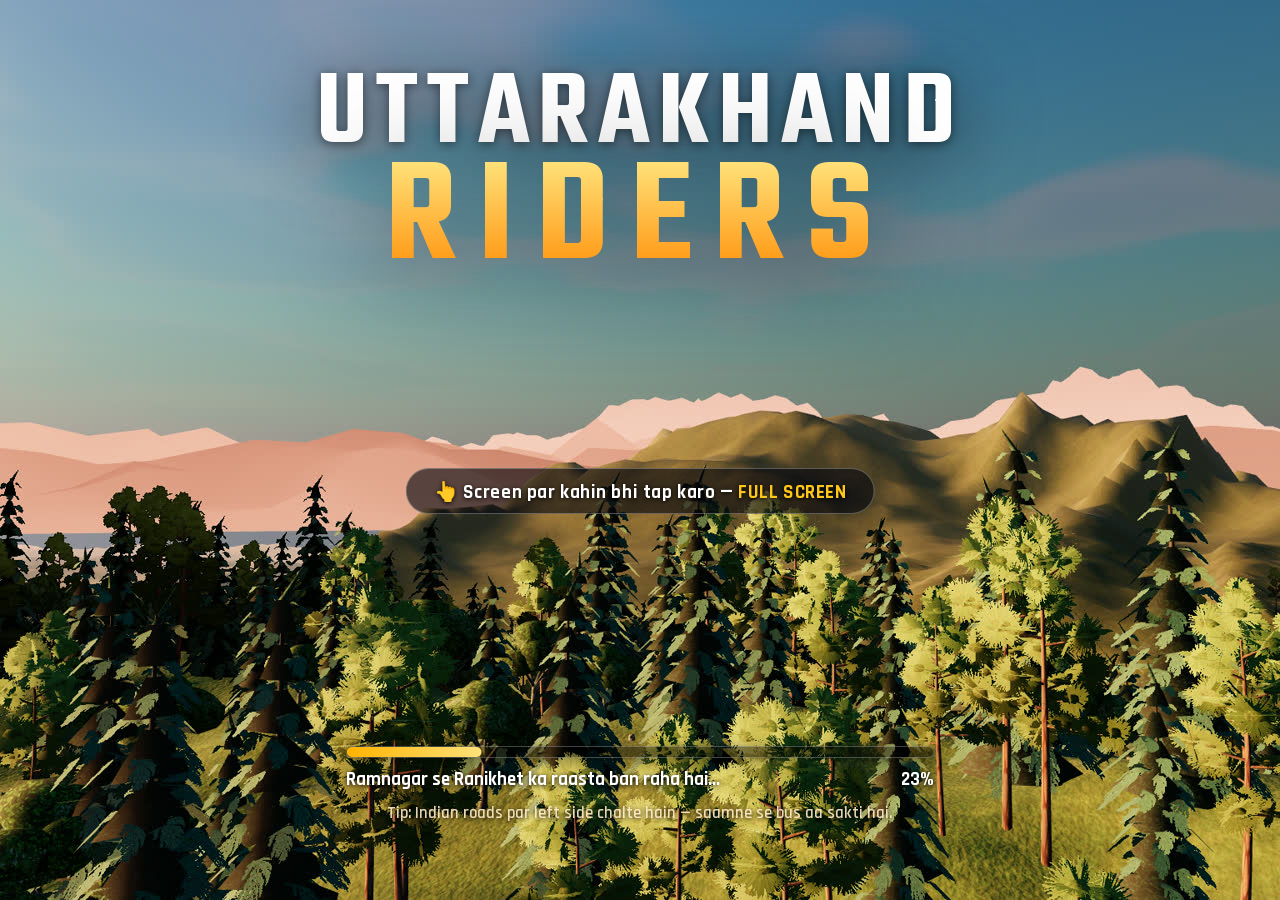
<file: index.html>
<!doctype html>
<html lang="en" translate="no" class="notranslate">
<head>
<meta charset="utf-8">
<meta name="viewport" content="width=device-width,initial-scale=1,maximum-scale=1,user-scalable=no,viewport-fit=cover">
<meta name="apple-mobile-web-app-capable" content="yes">
<meta name="mobile-web-app-capable" content="yes">
<meta name="apple-mobile-web-app-status-bar-style" content="black-translucent">
<meta name="theme-color" content="#05070c">
<meta name="google" content="notranslate">
<meta name="format-detection" content="telephone=no">
<link rel="manifest" href="manifest.webmanifest">
<link rel="icon" href="assets/icon.svg" type="image/svg+xml">
<link rel="apple-touch-icon" href="assets/apple-touch-icon.png">
<title>Uttarakhand Riders</title>
<link rel="preload" as="image" href="assets/title.jpg">
<link rel="stylesheet" href="css/fonts.css">
<link rel="stylesheet" href="css/style.css">
<script type="importmap">
{ "imports": { "three": "./vendor/three/three.module.js", "three/addons/": "./vendor/three/addons/" } }
</script>
</head>
<body>
<div id="stage">
  <div id="game">
    <canvas id="c"></canvas>
    <div id="vignette"></div>

    <!-- ============ LOADING / TITLE ============ -->
    <section id="scr-loading" class="screen active">
      <div class="title-bg"></div>
      <div class="load-center">
        <div class="logo"><span class="l1">UTTARAKHAND</span><span class="l2">RIDERS</span></div>
      </div>
      <div class="title-load" id="title-load">
        <div class="load-bar"><i id="load-fill"></i></div>
        <div class="load-row"><span id="load-step">Loading...</span><span id="load-pct">0%</span></div>
        <div class="load-tip" id="load-tip"></div>
      </div>
      <button id="btn-tap" class="btn-yellow big hidden">START</button>
      <div class="fs-hint hidden" id="fs-hint">👆 Screen par kahin bhi tap karo — <b>FULL SCREEN</b></div>
      <button class="install-btn hidden" id="install-btn">📲 APP INSTALL KARO<small>icon se seedha full screen khulega</small></button>
      <div class="title-place hidden">📍 RANIKHET • UTTARAKHAND</div>
    </section>

    <!-- ============ LOBBY ============ -->
    <section id="scr-lobby" class="screen">
      <header class="lobby-top">
        <div class="mini-logo">UTTARAKHAND <b>RIDERS</b></div>
        <div class="grow"></div>
        <div class="music-chip" data-act="music"><span class="mc-ico">♫</span><span class="mc-title">Music band hai</span><button class="mc-skip" data-act="music-btn" title="Play / Next">▶</button></div>
        <button class="icon-btn" data-act="settings" title="Settings">⚙</button>
        <button class="icon-btn" data-act="fullscreen" title="Fullscreen">⛶</button>
      </header>

      <aside class="char-card">
        <div class="cc-head">
          <div class="cc-badge" id="cc-badge">M</div>
          <div class="cc-id">
            <div class="cc-name" id="cc-name">MAYANK</div>
            <div class="cc-meta"><span class="cc-tag" id="cc-tag">Green Machine</span><span id="cc-age" class="cc-age">ADULT</span></div>
          </div>
        </div>
        <div class="cc-bike">
          <img class="cc-bike-img" id="cc-bike-img" src="assets/bikes/zx10r.png" alt="">
          <div><b id="cc-bike">Kawasaki Ninja ZX-10R</b><small id="cc-engine">998cc Inline-4 • 203 PS</small></div>
        </div>
        <div class="stats" id="cc-stats"></div>
        <div class="cc-bio" id="cc-bio"></div>
      </aside>

      <div class="char-nav">
        <button class="nav-arrow" data-act="prev">‹</button>
        <div class="dots" id="char-dots"></div>
        <button class="nav-arrow" data-act="next">›</button>
      </div>
      <div class="swipe-hint">⟵ swipe karke rider badlo ⟶</div>

      <aside class="lobby-right">
        <div class="card mode-card" data-act="mode">
          <div class="card-k">MODE</div>
          <div class="card-v"><span id="mode-ico">🏁</span> <span id="mode-name">RACE vs CPU</span></div>
          <div class="card-d" id="mode-desc"></div>
        </div>
        <div class="card diff-card" id="diff-card">
          <div class="card-k">CPU LEVEL</div>
          <div class="diff-pills">
            <button data-act="diff" data-val="easy">EASY</button>
            <button data-act="diff" data-val="medium">MEDIUM</button>
            <button data-act="diff" data-val="hard">HARD</button>
          </div>
          <div class="card-d" id="diff-desc"></div>
        </div>
        <div class="card map-card" data-act="map">
          <div class="card-k">MAP • UTTARAKHAND</div>
          <div class="map-thumb"><canvas id="map-thumb" width="300" height="150"></canvas></div>
          <div class="card-v">RAMNAGAR → RANIKHET</div>
          <div class="card-d"><span id="tod-name">SUBAH</span> • <span id="diff-name">MEDIUM</span> CPU</div>
        </div>
      </aside>

      <footer class="lobby-bottom">
        <button class="btn-blue" data-act="multiplayer"><span>👥</span> MULTIPLAYER</button>
        <button class="btn-yellow start" data-act="start">START</button>
      </footer>
    </section>

    <!-- ============ INTRO / COUNTDOWN ============ -->
    <section id="scr-intro" class="screen">
      <div class="intro-banner hidden" id="intro-banner"><span class="ib-you">YOU</span><small>MAIN HOON</small><b class="ib-name"></b></div>
      <div class="countdown" id="countdown"></div>
      <button class="skip-btn" data-act="skip">SKIP ▸▸</button>
      <div class="letterbox top"></div><div class="letterbox bottom"></div>
    </section>

    <!-- ============ HUD ============ -->
    <section id="scr-hud" class="screen">
      <div class="radar-wrap">
        <canvas id="radar" width="360" height="250"></canvas>
        <div class="radar-info"><b id="hud-zone">RAMNAGAR</b><span id="hud-km">5.4 km • Ranikhet</span></div>
      </div>
      <div class="hud-tr">
        <div class="pos"><b id="hud-pos">1</b><span>/<i id="hud-total">3</i></span></div>
        <div class="timer" id="hud-time">0:00.00</div>
        <div class="hud-btns">
          <button class="icon-btn" data-ctl="pause">❚❚</button>
          <button class="icon-btn" data-ctl="camera">🎥</button>
          <button class="icon-btn" data-ctl="reset" title="Reset">↺</button>
          <button class="icon-btn" data-act="music-btn" title="Song">♫</button>
        </div>
        <div class="vc-bar hidden" id="vc-bar">
          <button class="icon-btn vc-mic" data-act="vc-mic" title="Mic">🎤</button>
          <button class="icon-btn vc-spk on" data-act="vc-spk" title="Speaker">🔊</button>
        </div>
        <div class="vc-talk" id="vc-talk"></div>
        <div class="music-chip small" data-act="music"><span class="mc-ico">♫</span><span class="mc-title">Music band hai</span></div>
      </div>
      <div class="speedo">
        <svg viewBox="0 0 200 120"><path class="rpm-bg" d="M20 110 A 85 85 0 0 1 180 110"/><path class="rpm" id="rpm-arc" d="M20 110 A 85 85 0 0 1 180 110"/></svg>
        <div class="spd"><b id="hud-speed">0</b><span>KM/H</span></div>
        <div class="gear"><i id="hud-gear">N</i></div>
        <div class="nitro"><i id="hud-nitro"></i><span>NITRO</span></div>
      </div>
      <button class="nitro-btn" data-ctl="nitroTap" id="nitro-btn"><svg viewBox="0 0 100 100"><circle class="nb-bg" cx="50" cy="50" r="44"/><circle class="nb-fill" id="nb-fill" cx="50" cy="50" r="44"/></svg><span class="nb-ico">🔥</span><b>NITRO</b></button>
      <div class="trick" id="hud-trick"></div>
      <div class="warn hidden" id="hud-warn">WRONG WAY</div>
      <div class="offtrack hidden" id="hud-off"><b>⚠️ TRACK PAR WAPAS AAO!</b><span>Teleport in <i id="hud-off-n">5</i></span></div>
      <div class="zone-banner" id="zone-banner"><b></b><small></small></div>
      <div class="finish-banner hidden" id="finish-banner"><b></b><small></small></div>
      <div class="takedown hidden" id="takedown"><b></b><small></small></div>
      <button class="eat-btn hidden" id="eat-btn" data-act="eat"><span class="eat-ico">🍜</span><span class="eat-txt">EAT MAGGI</span></button>
      <div class="drunk-hud hidden" id="drunk-hud">🍺 NASHA <b>25</b>s</div>
      <div class="cine-cap hidden" id="cine-cap"></div>
      <!-- touch controls: two clusters, every size in --u (1% of screen height, capped by width) so nothing overlaps -->
      <div id="touch" class="touch">
        <div class="tc tc-left">
          <div class="tc-col">
            <button class="tbtn kick" data-ctl="kickL" aria-label="Laat left"><span class="ic flip">🦵</span><span class="dir">◀</span></button>
            <button class="tbtn steer" data-ctl="left" aria-label="Left"><span class="arrow">◀</span></button>
          </div>
          <div class="tc-col">
            <button class="tbtn kick" data-ctl="kickR" aria-label="Laat right"><span class="ic">🦵</span><span class="dir">▶</span></button>
            <button class="tbtn steer" data-ctl="right" aria-label="Right"><span class="arrow">▶</span></button>
          </div>
          <div class="joy" data-ctl="joy"><div class="joy-knob"></div></div>
        </div>
        <div class="tc tc-right">
          <div class="tc-col inner">
            <div class="tc-row">
              <button class="tbtn mini say" data-ctl="say" aria-label="Dialogue">💬</button>
              <button class="tbtn mini horn" data-ctl="horn" aria-label="Horn">📣</button>
            </div>
            <button class="tbtn wheelie" data-ctl="wheelie"><span class="lbl">WHEELIE</span></button>
            <button class="tbtn brake" data-ctl="brake"><span class="lbl">BRAKE</span></button>
          </div>
          <div class="tc-col outer">
            <button class="nitro-btn" data-ctl="nitroTap" aria-label="Nitro"><svg viewBox="0 0 100 100"><circle class="nb-bg" cx="50" cy="50" r="44"/><circle class="nb-fill" cx="50" cy="50" r="44"/></svg><span class="nb-ico">🔥</span><b>NITRO</b></button>
            <button class="tbtn gas" data-ctl="gas"><span class="lbl">GAS</span></button>
          </div>
        </div>
      </div>
    </section>

    <!-- ============ PAUSE ============ -->
    <section id="scr-pause" class="screen dim">
      <div class="menu">
        <h2>PAUSED</h2>
        <div class="pause-note hidden" id="pause-note">⛶ RESUME dabao — game wapas FULL SCREEN me</div>
        <button class="btn-yellow" data-act="resume">RESUME</button>
        <button class="btn-dark" data-act="restart">RESTART</button>
        <button class="btn-dark" data-act="music">🎵 SONGS</button>
        <button class="btn-dark" data-act="settings">⚙ SETTINGS</button>
        <button class="btn-dark" data-act="quit">LOBBY</button>
      </div>
    </section>

    <!-- ============ RESULTS ============ -->
    <section id="scr-results" class="screen dim">
      <div class="results">
        <h2 id="res-title">RESULTS</h2>
        <div class="res-sub" id="res-sub">Ramnagar → Ranikhet</div>
        <div class="res-rows" id="res-rows"></div>
        <div class="res-best" id="res-best"></div>
        <div class="res-btns">
          <button class="btn-dark" data-act="lobby">LOBBY</button>
          <button class="btn-yellow" data-act="again">RACE AGAIN</button>
        </div>
      </div>
    </section>

    <!-- ============ TUTORIAL ============ -->
    <div id="tutorial" class="hidden">
      <div class="tut-spot" id="tut-spot"></div>
      <div class="tut-card" id="tut-card">
        <div class="tut-step" id="tut-step">1/8</div>
        <div class="tut-title" id="tut-title"></div>
        <div class="tut-text" id="tut-text"></div>
        <div class="tut-btns"><button class="btn-dark" id="tut-skip">SKIP TUTORIAL</button><button class="btn-yellow" id="tut-ok">OK ▶</button></div>
      </div>
    </div>

    <!-- ============ PANEL (modal) ============ -->
    <div id="panel-wrap" class="hidden"><div id="panel"></div></div>
    <div id="toasts"></div>
    <div id="fs-return" class="hidden"><div class="fr-ico">⛶</div><b>TAP KARO</b><span>Game wapas full screen me</span></div>
  </div>
  <div id="rotate"><div class="rot-ico">📱</div><b>Phone ko ghumaiye</b><span>Landscape (aada) mode me best lagega</span></div>
</div>
<script type="module" src="js/main.js"></script>
</body>
</html>
</file>
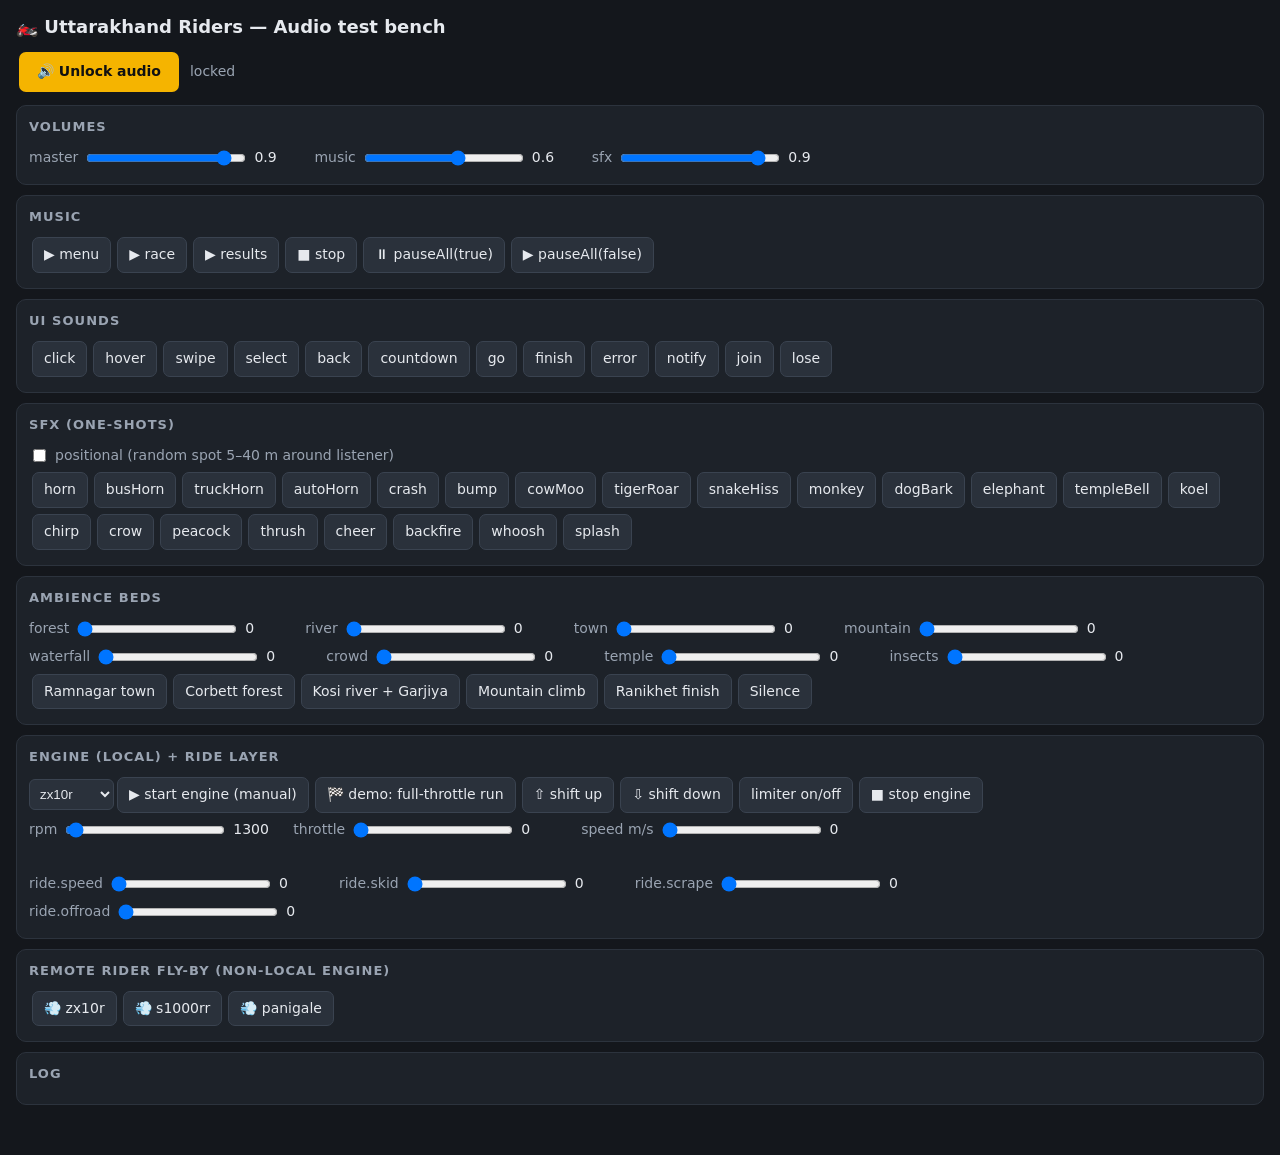
<file: dev/audio_test.html>
<!doctype html>
<html lang="en">
<head>
<meta charset="utf-8">
<meta name="viewport" content="width=device-width,initial-scale=1">
<title>Audio Test (dev) — Uttarakhand Riders</title>
<style>
  :root { --bg:#14171c; --panel:#1d2229; --line:#2c333d; --fg:#e6e9ee; --dim:#9aa4b2; --acc:#f5b400; }
  * { box-sizing: border-box; }
  body { margin:0; padding:14px 16px 40px; background:var(--bg); color:var(--fg); font:14px/1.4 system-ui, sans-serif; }
  h1 { font-size:18px; margin:0 0 10px; }
  h2 { font-size:13px; text-transform:uppercase; letter-spacing:.08em; color:var(--dim); margin:0 0 8px; }
  section { background:var(--panel); border:1px solid var(--line); border-radius:10px; padding:12px; margin:10px 0; }
  button { background:#2a313b; color:var(--fg); border:1px solid #3a4350; border-radius:7px; padding:7px 11px; margin:3px; cursor:pointer; font:inherit; }
  button:hover { border-color:var(--acc); }
  button.big { background:var(--acc); color:#111; font-weight:700; border:none; padding:10px 18px; }
  label { display:inline-flex; align-items:center; gap:6px; margin:4px 12px 4px 0; color:var(--dim); }
  input[type=range] { width:160px; }
  .row { display:flex; flex-wrap:wrap; align-items:center; }
  .val { min-width:48px; color:var(--fg); font-variant-numeric:tabular-nums; }
  #state { color:var(--dim); margin-left:8px; }
  #log { white-space:pre-wrap; font:12px/1.35 ui-monospace, monospace; color:#b8c2cf; max-height:240px; overflow:auto; }
  select { background:#2a313b; color:var(--fg); border:1px solid #3a4350; border-radius:6px; padding:6px; }
</style>
<script type="importmap">
{ "imports": { "three": "../vendor/three/three.module.js", "three/addons/": "../vendor/three/addons/" } }
</script>
</head>
<body>
<h1>🏍️ Uttarakhand Riders — Audio test bench</h1>
<div class="row"><button id="unlock" class="big">🔊 Unlock audio</button><span id="state">locked</span></div>
<div id="app"></div>
<section><h2>Log</h2><div id="log"></div></section>
<script type="module" src="./audio_test.js"></script>
</body>
</html>
</file>
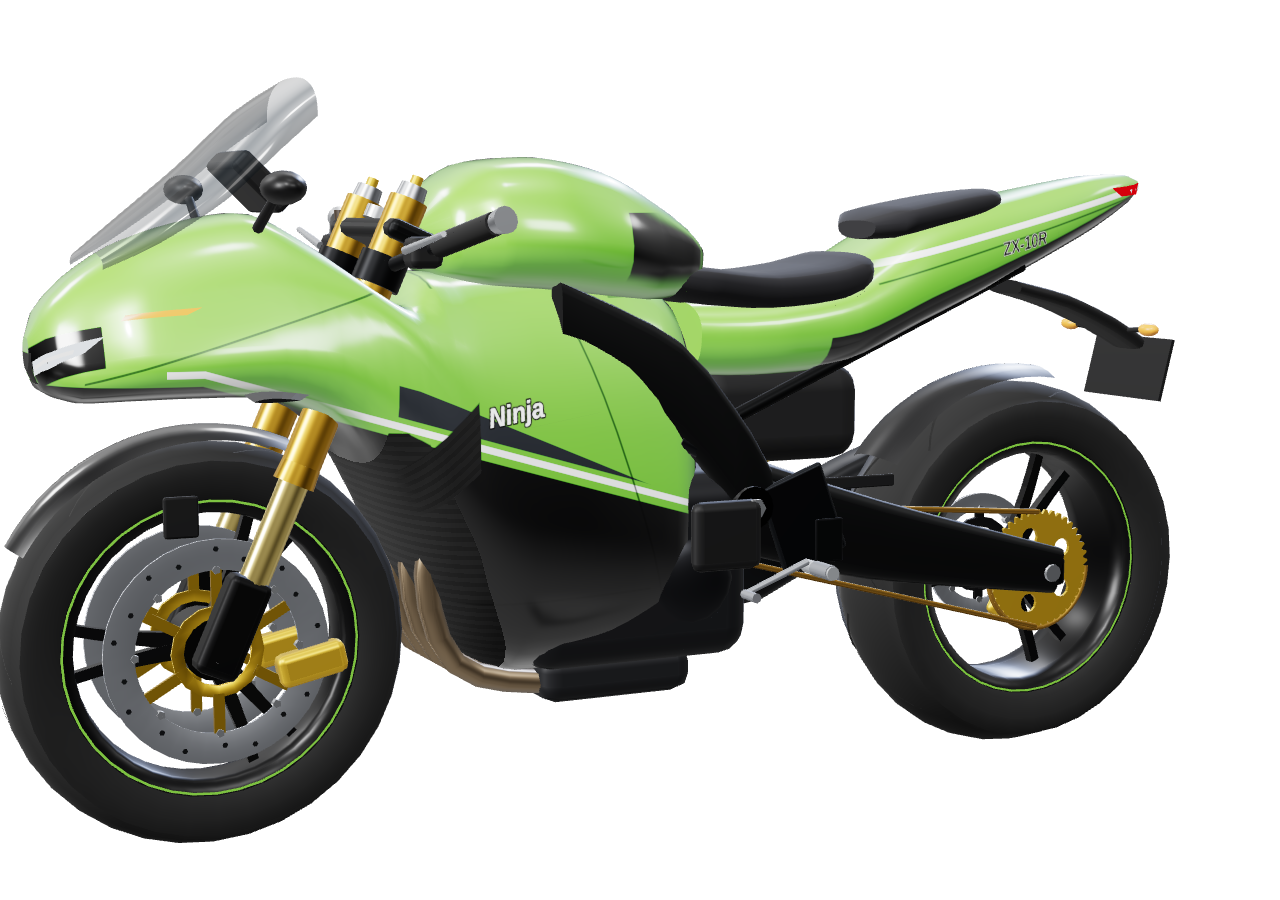
<file: dev/bike_thumb.html>
<!doctype html><html><head><meta charset="utf-8"><title>bike thumb</title>
<style>html,body{margin:0;background:transparent;overflow:hidden}canvas{display:block}</style>
<script type="importmap">{ "imports": { "three": "../vendor/three/three.module.js", "three/addons/": "../vendor/three/addons/" } }</script>
</head><body><script type="module">
import * as THREE from 'three';
import { RoomEnvironment } from 'three/addons/RoomEnvironment.js';
import { createBike } from '../js/models/bikes.js';
const id = new URLSearchParams(location.search).get('id') || 'zx10r';
const W = innerWidth, H = innerHeight;
const r = new THREE.WebGLRenderer({ antialias: true, alpha: true, preserveDrawingBuffer: true });
r.setSize(W, H); r.setPixelRatio(1); r.setClearColor(0x000000, 0);
r.toneMapping = THREE.ACESFilmicToneMapping; r.toneMappingExposure = 1.05; r.outputColorSpace = THREE.SRGBColorSpace;
document.body.appendChild(r.domElement);
const scene = new THREE.Scene();
const pm = new THREE.PMREMGenerator(r); scene.environment = pm.fromScene(new RoomEnvironment(), 0.04).texture; scene.environmentIntensity = 0.8;
scene.add(new THREE.HemisphereLight(0xdfeaff, 0x3a3028, 0.7));
const key = new THREE.DirectionalLight(0xffffff, 2.4); key.position.set(4, 6, 5); scene.add(key);
const rim = new THREE.DirectionalLight(0xbcd2ff, 1.6); rim.position.set(-5, 3, -4); scene.add(rim);
const bike = createBike(id); scene.add(bike.group);
bike.update?.(0.016, 0, { speed: 0, steer: 0.15, brake: 0, throttle: 0 });
const cam = new THREE.PerspectiveCamera(24, W / H, 0.1, 100);
cam.position.set(3.05, 0.95, 1.45); cam.lookAt(0, 0.55, 0.0);
r.render(scene, cam);
window.__ready = true;
</script></body></html>
</file>
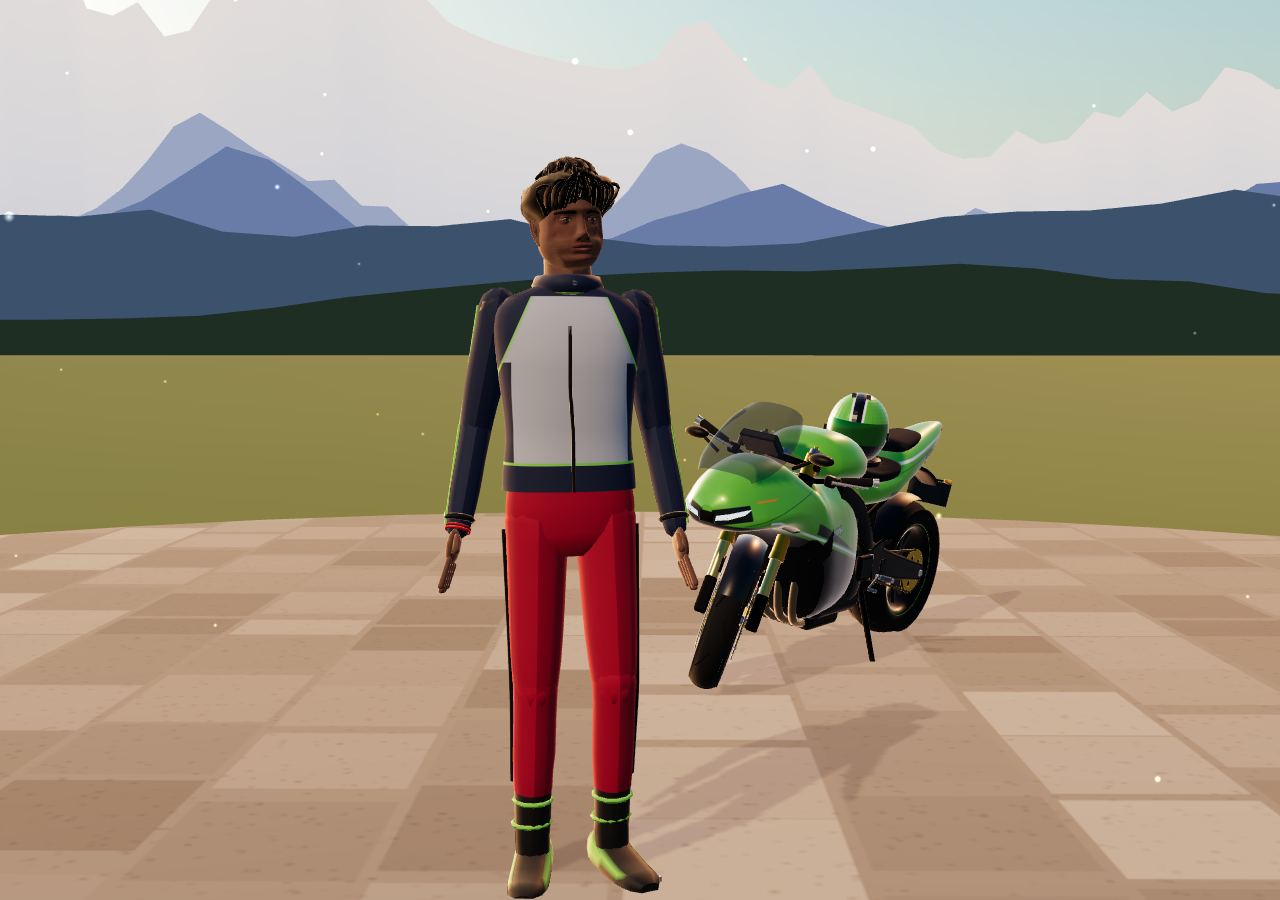
<file: dev/bikes_lobbytest.html>
<!doctype html>
<html><head><meta charset="utf-8"><title>lobby light test (dev)</title>
<style>html,body{margin:0;height:100%;overflow:hidden;background:#000}</style>
<script type="importmap">{ "imports": { "three": "../vendor/three/three.module.js", "three/addons/": "../vendor/three/addons/" } }</script>
</head><body>
<script type="module">
import * as THREE from 'three';
import * as riders from '../js/models/riders.js';
import * as bikes from '../js/models/bikes.js';
import { Lobby } from '../js/lobby.js';
const q = new URLSearchParams(location.search);
const renderer = new THREE.WebGLRenderer({ antialias: true, preserveDrawingBuffer: true });
renderer.setSize(innerWidth, innerHeight); renderer.toneMapping = THREE.ACESFilmicToneMapping; renderer.outputColorSpace = THREE.SRGBColorSpace;
renderer.shadowMap.enabled = true; renderer.shadowMap.type = THREE.PCFShadowMap; renderer.toneMappingExposure = +(q.get('exp') || 1);
document.body.appendChild(renderer.domElement);
await riders.preloadRiders();
const lobby = new Lobby(renderer, { riders, bikes });
lobby.resize(innerWidth, innerHeight);
const idx = +(q.get('i') || 0);
lobby.index = idx; lobby.showSetups();
for (let i = 0; i < 90; i++) lobby.update(1 / 60);
if (q.get('close')) {
  const st = lobby.setups[idx]; const r = st.rider; const p = r.headAnchor.getWorldPosition(new THREE.Vector3());
  const cam = lobby.camera; cam.fov = 25; cam.updateProjectionMatrix(); cam.position.set(p.x + (+(q.get('ox') || 0)), p.y, p.z + 0.6); cam.lookAt(p.x, p.y - 0.01, p.z);
  r.setLookTarget(cam.position.clone()); r.update(1 / 60, 2, {});
  renderer.render(lobby.scene, cam);
} else lobby.render();
window.__ready = true;
</script></body></html>
</file>
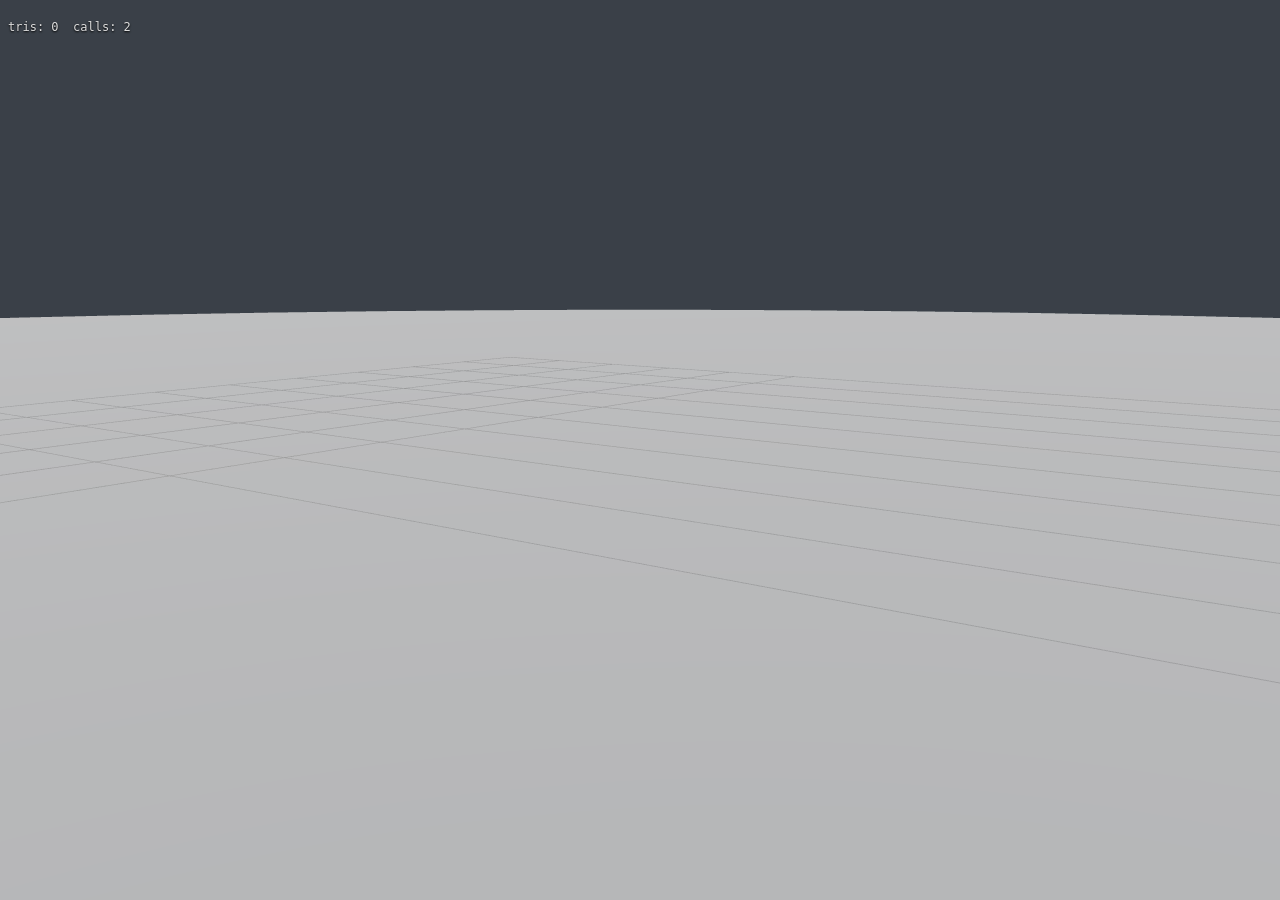
<file: dev/viewer.html>
<!doctype html>
<html lang="en">
<head>
<meta charset="utf-8">
<meta name="viewport" content="width=device-width,initial-scale=1">
<title>Model Viewer (dev)</title>
<style>
  html,body{margin:0;height:100%;background:#20242a;overflow:hidden;font:12px monospace;color:#ddd}
  #info{position:fixed;left:8px;top:6px;z-index:2;white-space:pre;text-shadow:0 1px 2px #000}
  canvas{display:block}
</style>
<script type="importmap">
{ "imports": { "three": "../vendor/three/three.module.js", "three/addons/": "../vendor/three/addons/" } }
</script>
</head>
<body>
<div id="info"></div>
<script type="module" src="./viewer.js"></script>
</body>
</html>
</file>
<file: css/fonts.css>
/* Teko & Rajdhani (SIL Open Font License) — bundled for offline play */
@font-face { font-family: 'Rajdhani'; font-style: normal; font-weight: 500; font-display: swap; src: url('../assets/fonts/rajdhani-500-devanagari.woff2') format('woff2'); unicode-range: U+0900-097F, U+1CD0-1CF4, U+1CF7-1CF9, U+200C-200D, U+20A8, U+20B9, U+20F0, U+25CC, U+A830-A839, U+A8E0-A8FF, U+11B00-11B0A; }
@font-face { font-family: 'Rajdhani'; font-style: normal; font-weight: 500; font-display: swap; src: url('../assets/fonts/rajdhani-500-latin.woff2') format('woff2'); unicode-range: U+0000-00FF, U+0131, U+0152-0153, U+02BB-02BC, U+02C6, U+02DA, U+02DC, U+0304, U+0308, U+0329, U+2000-206F, U+20AC, U+2122, U+2191, U+2193, U+2212, U+2215, U+FEFF, U+FFFD; }
@font-face { font-family: 'Rajdhani'; font-style: normal; font-weight: 600; font-display: swap; src: url('../assets/fonts/rajdhani-600-devanagari.woff2') format('woff2'); unicode-range: U+0900-097F, U+1CD0-1CF4, U+1CF7-1CF9, U+200C-200D, U+20A8, U+20B9, U+20F0, U+25CC, U+A830-A839, U+A8E0-A8FF, U+11B00-11B0A; }
@font-face { font-family: 'Rajdhani'; font-style: normal; font-weight: 600; font-display: swap; src: url('../assets/fonts/rajdhani-600-latin.woff2') format('woff2'); unicode-range: U+0000-00FF, U+0131, U+0152-0153, U+02BB-02BC, U+02C6, U+02DA, U+02DC, U+0304, U+0308, U+0329, U+2000-206F, U+20AC, U+2122, U+2191, U+2193, U+2212, U+2215, U+FEFF, U+FFFD; }
@font-face { font-family: 'Rajdhani'; font-style: normal; font-weight: 700; font-display: swap; src: url('../assets/fonts/rajdhani-700-devanagari.woff2') format('woff2'); unicode-range: U+0900-097F, U+1CD0-1CF4, U+1CF7-1CF9, U+200C-200D, U+20A8, U+20B9, U+20F0, U+25CC, U+A830-A839, U+A8E0-A8FF, U+11B00-11B0A; }
@font-face { font-family: 'Rajdhani'; font-style: normal; font-weight: 700; font-display: swap; src: url('../assets/fonts/rajdhani-700-latin.woff2') format('woff2'); unicode-range: U+0000-00FF, U+0131, U+0152-0153, U+02BB-02BC, U+02C6, U+02DA, U+02DC, U+0304, U+0308, U+0329, U+2000-206F, U+20AC, U+2122, U+2191, U+2193, U+2212, U+2215, U+FEFF, U+FFFD; }
@font-face { font-family: 'Teko'; font-style: normal; font-weight: 500; font-display: swap; src: url('../assets/fonts/teko-500-devanagari.woff2') format('woff2'); unicode-range: U+0900-097F, U+1CD0-1CF4, U+1CF7-1CF9, U+200C-200D, U+20A8, U+20B9, U+20F0, U+25CC, U+A830-A839, U+A8E0-A8FF, U+11B00-11B0A; }
@font-face { font-family: 'Teko'; font-style: normal; font-weight: 500; font-display: swap; src: url('../assets/fonts/teko-500-latin.woff2') format('woff2'); unicode-range: U+0000-00FF, U+0131, U+0152-0153, U+02BB-02BC, U+02C6, U+02DA, U+02DC, U+0304, U+0308, U+0329, U+2000-206F, U+20AC, U+2122, U+2191, U+2193, U+2212, U+2215, U+FEFF, U+FFFD; }
@font-face { font-family: 'Teko'; font-style: normal; font-weight: 600; font-display: swap; src: url('../assets/fonts/teko-500-devanagari.woff2') format('woff2'); unicode-range: U+0900-097F, U+1CD0-1CF4, U+1CF7-1CF9, U+200C-200D, U+20A8, U+20B9, U+20F0, U+25CC, U+A830-A839, U+A8E0-A8FF, U+11B00-11B0A; }
@font-face { font-family: 'Teko'; font-style: normal; font-weight: 600; font-display: swap; src: url('../assets/fonts/teko-500-latin.woff2') format('woff2'); unicode-range: U+0000-00FF, U+0131, U+0152-0153, U+02BB-02BC, U+02C6, U+02DA, U+02DC, U+0304, U+0308, U+0329, U+2000-206F, U+20AC, U+2122, U+2191, U+2193, U+2212, U+2215, U+FEFF, U+FFFD; }
@font-face { font-family: 'Teko'; font-style: normal; font-weight: 700; font-display: swap; src: url('../assets/fonts/teko-500-devanagari.woff2') format('woff2'); unicode-range: U+0900-097F, U+1CD0-1CF4, U+1CF7-1CF9, U+200C-200D, U+20A8, U+20B9, U+20F0, U+25CC, U+A830-A839, U+A8E0-A8FF, U+11B00-11B0A; }
@font-face { font-family: 'Teko'; font-style: normal; font-weight: 700; font-display: swap; src: url('../assets/fonts/teko-500-latin.woff2') format('woff2'); unicode-range: U+0000-00FF, U+0131, U+0152-0153, U+02BB-02BC, U+02C6, U+02DA, U+02DC, U+0304, U+0308, U+0329, U+2000-206F, U+20AC, U+2122, U+2191, U+2193, U+2212, U+2215, U+FEFF, U+FFFD; }
</file>
<file: css/style.css>
/* UTTARAKHAND RIDERS — UI. 1em = 1% of the 16:9 game width (set from JS) */
:root { --acc: #7ed321; --acc2: #1d2b4f; --yel: #ffc61a; --glass: rgba(8, 12, 22, .58); --line: rgba(255,255,255,.14); --txt: #f4f6fb; --dim: #a9b3c7; }
* { box-sizing: border-box; -webkit-tap-highlight-color: transparent; }
html, body { margin: 0; height: 100%; background: #000; overflow: hidden; overscroll-behavior: none; touch-action: none; -webkit-user-select: none; user-select: none; }
body { font-family: 'Rajdhani', 'Noto Sans Devanagari', system-ui, sans-serif; color: var(--txt); }
button { font: inherit; color: inherit; cursor: pointer; border: 0; background: none; }
.hidden { display: none !important; }
.grow { flex: 1; }

#stage { position: fixed; inset: 0; display: flex; align-items: center; justify-content: center; background: #000; }
#game { position: relative; overflow: hidden; background: #05070c; font-size: 12px; }
#c { position: absolute; inset: 0; width: 100%; height: 100%; display: block; }
#vignette { position: absolute; inset: 0; pointer-events: none; background: radial-gradient(ellipse at center, transparent 55%, rgba(0,0,0,.38) 100%); }

.screen { position: absolute; inset: 0; display: none; }
.screen.active { display: block; }
.screen.dim { background: rgba(3,6,12,.55); backdrop-filter: blur(3px); -webkit-backdrop-filter: blur(3px); }

/* ---------- buttons ---------- */
.btn-yellow, .btn-blue, .btn-dark { font-family: 'Teko', sans-serif; font-weight: 600; letter-spacing: .06em; text-transform: uppercase; padding: .45em 1.6em .25em; font-size: 2.2em; line-height: 1; clip-path: polygon(6% 0, 100% 0, 94% 100%, 0 100%); transition: transform .12s, filter .12s; display: inline-flex; align-items: center; justify-content: center; gap: .3em; }
.btn-yellow { background: linear-gradient(180deg, #ffd84d, #f7a600); color: #1a1200; box-shadow: 0 0 2em rgba(255,198,26,.35); }
.btn-blue { background: linear-gradient(180deg, #3aa0ff, #1257c9); color: #fff; }
.btn-dark { background: rgba(20,26,40,.86); border: 1px solid var(--line); color: #fff; }
.btn-yellow:active, .btn-blue:active, .btn-dark:active { transform: scale(.95); filter: brightness(1.15); }
.btn-yellow.big { font-size: 3.2em; padding: .5em 2.2em .3em; animation: pulse 1.4s ease-in-out infinite; }
@keyframes pulse { 50% { transform: scale(1.06); box-shadow: 0 0 3.5em rgba(255,198,26,.6); } }
.icon-btn { width: 3.4em; height: 3.4em; border-radius: .6em; background: var(--glass); border: 1px solid var(--line); font-size: 1.15em; display: inline-flex; align-items: center; justify-content: center; backdrop-filter: blur(6px); -webkit-backdrop-filter: blur(6px); }
.icon-btn:active { transform: scale(.92); }

/* ---------- loading ---------- */
#scr-loading { background: #0b1220; }
.load-sky { position: absolute; inset: 0; background: linear-gradient(180deg, #0f2a4a 0%, #3c5b85 40%, #e9a35b 72%, #f6c98a 80%, #2b2a33 100%); }
.load-mtn { position: absolute; left: 0; right: 0; bottom: 0; width: 100%; height: 62%; }
.load-mtn .m1 { fill: #3b4a66; } .load-mtn .snow { fill: #f2f5fb; } .load-mtn .m2 { fill: #233149; } .load-mtn .m3 { fill: #111a2a; }
.load-center { position: absolute; left: 50%; top: 14%; transform: translateX(-50%); width: 60em; text-align: center; }
.logo { display: flex; flex-direction: column; align-items: center; line-height: .82; text-shadow: 0 .15em .6em rgba(0,0,0,.5); }
.logo .l1 { font-family: 'Teko'; font-weight: 600; font-size: 6.4em; letter-spacing: .08em; color: #fff; }
.logo .l2 { font-family: 'Teko'; font-weight: 600; font-size: 9em; letter-spacing: .14em; background: linear-gradient(180deg, #ffe27a, #ff8a00); -webkit-background-clip: text; background-clip: text; color: transparent; }
.logo .l3 { font-size: 1.7em; font-weight: 600; letter-spacing: .08em; margin-top: .9em; color: #ffe9c7; }
.load-bar { margin: 3em auto 0; width: 40em; height: .7em; background: rgba(255,255,255,.15); border-radius: 1em; overflow: hidden; }
.load-bar i { display: block; height: 100%; width: 0; background: linear-gradient(90deg, #ffb300, #ffe27a); border-radius: 1em; transition: width .25s; box-shadow: 0 0 1em #ffc61a; }
.load-row { width: 40em; margin: .6em auto 0; display: flex; justify-content: space-between; font-size: 1.35em; color: #ffe9c7; font-weight: 600; }
#btn-tap { margin-top: 1.4em; }
.load-tip { margin-top: 2.2em; font-size: 1.45em; color: #fff; opacity: .9; font-weight: 600; text-shadow: 0 1px 4px #000; }

/* ---------- lobby ---------- */
.lobby-top { position: absolute; top: 1.4em; left: 1.6em; right: 1.6em; display: flex; align-items: center; gap: .8em; }
.mini-logo { font-family: 'Teko'; font-size: 2.6em; letter-spacing: .08em; font-weight: 600; text-shadow: 0 2px 8px rgba(0,0,0,.6); }
.mini-logo b { color: var(--yel); }
.music-chip { display: flex; align-items: center; gap: .6em; padding: .45em .6em .45em 1em; background: var(--glass); border: 1px solid var(--line); border-radius: 2em; max-width: 24em; cursor: pointer; backdrop-filter: blur(6px); -webkit-backdrop-filter: blur(6px); }
.music-chip .mc-ico { color: var(--yel); font-size: 1.4em; animation: spin 3s linear infinite paused; }
.music-chip.playing .mc-ico { animation-play-state: running; }
@keyframes spin { to { transform: rotate(360deg); } }
.music-chip .mc-title { font-size: 1.25em; font-weight: 600; white-space: nowrap; overflow: hidden; text-overflow: ellipsis; max-width: 14em; }
.music-chip .mc-skip { width: 2.3em; height: 2.3em; border-radius: 50%; background: rgba(255,255,255,.12); font-size: 1em; }
.char-card { position: absolute; left: 1.6em; top: 7em; width: 23em; padding: 1.2em; background: var(--glass); border: 1px solid var(--line); border-left: .35em solid var(--acc); backdrop-filter: blur(8px); -webkit-backdrop-filter: blur(8px); clip-path: polygon(0 0, 100% 0, 100% 92%, 90% 100%, 0 100%); }
.cc-photo { position: relative; width: 100%; height: 13em; overflow: hidden; border-radius: .3em; background: #111; }
.cc-photo img { width: 100%; height: 100%; object-fit: cover; object-position: center 22%; filter: saturate(1.08) contrast(1.05); }
.cc-age { position: absolute; right: .5em; top: .5em; background: var(--acc); color: #071003; font-family: 'Teko'; font-size: 1.4em; padding: .15em .5em 0; letter-spacing: .06em; }
.cc-name { font-family: 'Teko'; font-size: 4.4em; line-height: .9; margin-top: .25em; letter-spacing: .05em; }
.cc-tag { color: var(--acc); font-weight: 700; font-size: 1.3em; letter-spacing: .05em; margin-top: -.1em; text-transform: uppercase; }
.cc-bike { display: flex; gap: .7em; align-items: center; margin-top: .9em; padding: .6em; background: rgba(255,255,255,.06); border-radius: .3em; }
.cc-bike-ico { font-size: 2em; }
.cc-bike b { display: block; font-size: 1.35em; line-height: 1.05; }
.cc-bike small { color: var(--dim); font-size: 1.05em; }
.stats { margin-top: .8em; display: grid; gap: .45em; }
.stat { display: grid; grid-template-columns: 7em 1fr; align-items: center; font-size: 1.1em; font-weight: 600; color: var(--dim); }
.stat .bar { height: .55em; background: rgba(255,255,255,.12); border-radius: 1em; overflow: hidden; }
.stat .bar i { display: block; height: 100%; background: linear-gradient(90deg, var(--acc), #fff); border-radius: 1em; transition: width .5s; }
.cc-bio { margin-top: .8em; font-size: 1.15em; color: #dfe5f1; line-height: 1.25; }
.char-nav { position: absolute; left: 50%; top: 46%; transform: translate(-50%, -50%); width: 46em; display: flex; align-items: center; justify-content: space-between; pointer-events: none; }
.char-nav .nav-arrow { pointer-events: auto; }
.char-nav .dots { position: absolute; left: 50%; top: 21em; transform: translateX(-50%); }
.nav-arrow { width: 3.6em; height: 3.6em; border-radius: 50%; background: var(--glass); border: 1px solid var(--line); font-size: 2.2em; line-height: 1; display: flex; align-items: center; justify-content: center; backdrop-filter: blur(6px); }
.nav-arrow:active { transform: scale(.9); background: var(--acc); }
.dots { display: flex; gap: .6em; }
.dots i { width: .9em; height: .9em; border-radius: 50%; background: rgba(255,255,255,.35); transition: all .3s; }
.dots i.on { background: var(--acc); width: 2.4em; border-radius: 1em; }
.swipe-hint { position: absolute; left: 50%; bottom: 1.4em; transform: translateX(-50%); font-size: 1.2em; color: rgba(255,255,255,.75); letter-spacing: .1em; text-shadow: 0 1px 3px #000; }
.lobby-right { position: absolute; right: 1.6em; top: 7em; width: 22em; display: grid; gap: 1em; }
.card { padding: 1em 1.1em; background: var(--glass); border: 1px solid var(--line); backdrop-filter: blur(8px); -webkit-backdrop-filter: blur(8px); cursor: pointer; transition: transform .15s, border-color .15s; clip-path: polygon(0 0, 94% 0, 100% 14%, 100% 100%, 0 100%); }
.card:hover, .card:active { transform: translateX(-.3em); border-color: var(--yel); }
.card-k { font-size: 1.05em; font-weight: 700; letter-spacing: .14em; color: var(--yel); }
.card-v { font-family: 'Teko'; font-size: 2.4em; line-height: 1; margin-top: .15em; letter-spacing: .04em; }
.card-d { font-size: 1.1em; color: var(--dim); margin-top: .2em; line-height: 1.2; }
.map-thumb canvas { width: 100%; height: auto; display: block; margin-top: .4em; border-radius: .3em; background: #0d1a14; }
.lobby-bottom { position: absolute; right: 1.6em; bottom: 1.6em; display: flex; gap: 1em; align-items: center; }
.btn-yellow.start { font-size: 3.4em; padding: .42em 2.4em .22em; }

/* ---------- intro ---------- */
#scr-intro { pointer-events: none; }
#scr-intro .skip-btn { pointer-events: auto; position: absolute; right: 2em; bottom: 9em; font-family: 'Teko'; font-size: 1.8em; letter-spacing: .1em; padding: .3em 1em .1em; background: rgba(0,0,0,.45); border: 1px solid var(--line); border-radius: .3em; z-index: 3; }
.letterbox { position: absolute; left: 0; right: 0; height: 9%; background: #000; transition: transform .5s; }
.letterbox.top { top: 0; } .letterbox.bottom { bottom: 0; }
#scr-intro.counting .letterbox.top { transform: translateY(-100%); } #scr-intro.counting .letterbox.bottom { transform: translateY(100%); }
.intro-title { position: absolute; left: 4em; bottom: 14%; text-shadow: 0 3px 12px rgba(0,0,0,.7); animation: slideIn .6s ease-out; }
.intro-title b { display: block; font-family: 'Teko'; font-size: 6em; line-height: .9; letter-spacing: .04em; }
.intro-title small { font-size: 1.8em; font-weight: 700; color: var(--yel); letter-spacing: .14em; }
.intro-banner { position: absolute; left: 4em; bottom: 14%; display: flex; align-items: stretch; gap: 1.2em; animation: slideIn .45s cubic-bezier(.2,.9,.3,1.2); }
.intro-banner img { width: 9em; height: 9em; object-fit: cover; object-position: center 20%; border: .25em solid var(--bc, var(--acc)); clip-path: polygon(0 0, 100% 0, 100% 85%, 85% 100%, 0 100%); }
.ib-text { display: flex; flex-direction: column; justify-content: center; text-shadow: 0 2px 10px rgba(0,0,0,.8); }
.ib-you { display: none; align-self: flex-start; background: var(--yel); color: #000; font-family: 'Teko'; font-size: 1.5em; padding: .1em .45em 0; letter-spacing: .1em; }
.intro-banner.you .ib-you { display: inline-block; }
.ib-name { font-family: 'Teko'; font-size: 6.4em; line-height: .85; letter-spacing: .05em; }
.ib-bike { font-size: 1.9em; font-weight: 700; color: var(--bc, var(--acc)); letter-spacing: .06em; }
.ib-tag { font-size: 1.3em; color: #e8ecf5; font-style: normal; letter-spacing: .1em; text-transform: uppercase; }
@keyframes slideIn { from { transform: translateX(-30%); opacity: 0; } to { transform: none; opacity: 1; } }
.countdown { position: absolute; left: 50%; top: 42%; transform: translate(-50%, -50%); font-family: 'Teko'; font-weight: 700; font-size: 20em; line-height: 1; color: #fff; text-shadow: 0 0 .15em rgba(255,198,26,.9), 0 .05em .2em rgba(0,0,0,.6); pointer-events: none; }
.countdown.pop { animation: pop .9s ease-out forwards; }
.countdown.go { color: var(--yel); font-size: 17em; }
@keyframes pop { 0% { transform: translate(-50%,-50%) scale(1.8); opacity: 0; } 15% { opacity: 1; transform: translate(-50%,-50%) scale(1); } 75% { opacity: 1; } 100% { opacity: 0; transform: translate(-50%,-50%) scale(.85); } }

/* ---------- HUD ---------- */
#scr-hud { pointer-events: none; }
#scr-hud button, #scr-hud .music-chip, #scr-hud .touch, #scr-hud .joy { pointer-events: auto; }
.hud-tl { position: absolute; left: 1.6em; top: 1.4em; text-shadow: 0 2px 6px rgba(0,0,0,.7); }
.pos { font-family: 'Teko'; line-height: .8; }
.pos b { font-size: 7.5em; color: #fff; }
.pos span { font-size: 3em; color: var(--dim); }
.timer { font-family: 'Teko'; font-size: 2.8em; letter-spacing: .04em; color: var(--yel); margin-top: .1em; }
.hud-top { position: absolute; left: 50%; top: 1.2em; transform: translateX(-50%); width: 46em; text-align: center; }
.zone { font-family: 'Teko'; font-size: 2em; letter-spacing: .12em; text-shadow: 0 2px 6px #000; }
.prog { position: relative; height: 2.2em; margin: .2em 1em 0; }
.prog-line { position: absolute; left: 0; right: 0; top: 50%; height: .35em; transform: translateY(-50%); background: linear-gradient(90deg, #f5a623, #7ed321 30%, #2d9cdb 50%, #9b51e0 70%, #eb5757); border-radius: 1em; opacity: .85; box-shadow: 0 0 .6em rgba(0,0,0,.6); }
.prog-mark { position: absolute; top: 50%; width: .5em; height: .5em; background: #fff; border-radius: 50%; transform: translate(-50%, -50%); }
.prog-mark span { position: absolute; top: 1em; left: 50%; transform: translateX(-50%); font-size: .95em; white-space: nowrap; color: #e6ebf5; font-weight: 700; text-shadow: 0 1px 3px #000; }
.prog-dot { position: absolute; top: 50%; width: 1.3em; height: 1.3em; border-radius: 50%; border: .2em solid #fff; transform: translate(-50%, -50%); transition: left .2s linear; box-shadow: 0 0 .5em rgba(0,0,0,.7); }
.prog-dot.you { width: 1.8em; height: 1.8em; z-index: 2; border-color: var(--yel); }
.km { font-size: 1.15em; font-weight: 700; color: #e6ebf5; margin-top: .6em; text-shadow: 0 1px 3px #000; }
.hud-tr { position: absolute; right: 1.6em; top: 1.4em; display: flex; flex-direction: column; align-items: flex-end; gap: .6em; }
#minimap { width: 14em; height: 14em; border-radius: 50%; background: rgba(5,10,18,.55); border: .2em solid rgba(255,255,255,.25); box-shadow: 0 0 1em rgba(0,0,0,.5); }
.hud-btns { display: flex; gap: .5em; }
.music-chip.small { max-width: 16em; padding: .3em .8em; }
.music-chip.small .mc-title { font-size: 1.05em; max-width: 11em; }
.speedo { position: absolute; left: 50%; bottom: 1.2em; transform: translateX(-50%); width: 20em; height: 12em; text-align: center; }
.speedo svg { position: absolute; inset: 0; width: 100%; height: 100%; }
.speedo .rpm-bg { fill: none; stroke: rgba(255,255,255,.14); stroke-width: 12; stroke-linecap: round; }
.speedo .rpm { fill: none; stroke: url(#none); stroke: var(--acc); stroke-width: 12; stroke-linecap: round; stroke-dasharray: 267; stroke-dashoffset: 267; transition: stroke .2s; }
.speedo .rpm.red { stroke: #ff3b30; }
.spd { position: absolute; left: 0; right: 0; bottom: 1.4em; font-family: 'Teko'; text-shadow: 0 2px 8px rgba(0,0,0,.8); }
.spd b { display: block; font-size: 6.2em; line-height: .8; }
.spd span { font-size: 1.5em; letter-spacing: .2em; color: var(--dim); }
.gear { position: absolute; right: -1.4em; bottom: 2.6em; width: 3.6em; height: 3.6em; border-radius: 50%; background: rgba(0,0,0,.55); border: .2em solid var(--acc); display: flex; align-items: center; justify-content: center; font-family: 'Teko'; font-size: 1.2em; }
.gear i { font-style: normal; font-size: 2.4em; line-height: 1; margin-top: .15em; }
.warn { position: absolute; left: 50%; top: 30%; transform: translateX(-50%); font-family: 'Teko'; font-size: 5em; color: #ff3b30; letter-spacing: .08em; text-shadow: 0 0 .3em rgba(0,0,0,.8); animation: blink .6s steps(2) infinite; }
@keyframes blink { 50% { opacity: .3; } }
.zone-banner { position: absolute; left: 50%; top: 25%; transform: translateX(-50%); text-align: center; opacity: 0; pointer-events: none; text-shadow: 0 3px 10px rgba(0,0,0,.8); }
.zone-banner.show { animation: zoneIn 4s ease forwards; }
.zone-banner b { display: block; font-family: 'Teko'; font-size: 5em; letter-spacing: .1em; line-height: .9; }
.zone-banner small { font-size: 1.6em; font-weight: 700; color: var(--yel); letter-spacing: .1em; }
@keyframes zoneIn { 0% { opacity: 0; transform: translate(-50%, 1em); } 12% { opacity: 1; transform: translate(-50%, 0); } 80% { opacity: 1; } 100% { opacity: 0; } }
.finish-banner { position: absolute; left: 50%; top: 32%; transform: translate(-50%, -50%); text-align: center; text-shadow: 0 4px 14px rgba(0,0,0,.8); animation: pop2 .6s ease-out; }
.finish-banner b { display: block; font-family: 'Teko'; font-size: 8em; line-height: .9; color: var(--yel); }
.finish-banner small { font-family: 'Teko'; font-size: 3.4em; letter-spacing: .05em; }
@keyframes pop2 { from { transform: translate(-50%, -50%) scale(1.6); opacity: 0; } to { transform: translate(-50%, -50%) scale(1); opacity: 1; } }

/* touch controls */
.touch { position: absolute; inset: auto 0 0 0; height: 46%; display: none; }
.is-touch .touch { display: block; }
.tbtn { position: absolute; border-radius: 50%; background: rgba(10,16,28,.42); border: .25em solid rgba(255,255,255,.35); color: #fff; font-family: 'Teko'; font-size: 2.4em; letter-spacing: .05em; backdrop-filter: blur(3px); -webkit-backdrop-filter: blur(3px); touch-action: none; }
.tbtn.on { background: rgba(255,198,26,.55); border-color: var(--yel); transform: scale(.94); }
.steer-pad .steer { width: 4.6em; height: 4.6em; bottom: .7em; font-size: 2.6em; }
.steer-pad .steer[data-ctl="left"] { left: .9em; }
.steer-pad .steer[data-ctl="right"] { left: 6.2em; }
.pedals .gas { right: 1em; bottom: .9em; width: 4.4em; height: 4.4em; background: rgba(30,140,60,.45); }
.pedals .brake { right: 6.8em; bottom: .6em; width: 3.4em; height: 3.4em; font-size: 2em; background: rgba(170,30,30,.45); }
.pedals .horn { right: 2.4em; bottom: 9.3em; width: 2.4em; height: 2.4em; font-size: 1.7em; }
.joy { position: absolute; left: 2em; bottom: 2em; width: 15em; height: 15em; border-radius: 50%; background: rgba(10,16,28,.35); border: .25em solid rgba(255,255,255,.3); display: none; touch-action: none; }
.joy-knob { position: absolute; left: 50%; top: 50%; width: 6em; height: 6em; margin: -3em 0 0 -3em; border-radius: 50%; background: rgba(255,255,255,.55); box-shadow: 0 0 1em rgba(0,0,0,.4); }
.ctl-joystick .joy { display: block; } .ctl-joystick .steer-pad { display: none; }
.ctl-tilt .steer-pad { display: none; }
.auto-gas .pedals .gas { display: none; }
.auto-gas .pedals .brake { right: 1.4em; width: 4.4em; height: 4.4em; font-size: 2.4em; }
.lefty .steer-pad .steer[data-ctl="left"] { left: auto; right: 6.2em; } .lefty .steer-pad .steer[data-ctl="right"] { left: auto; right: .9em; }
.lefty .joy { left: auto; right: 2em; }
.lefty .pedals .gas { right: auto; left: 1em; } .lefty .pedals .brake { right: auto; left: 6.8em; } .lefty .pedals .horn { right: auto; left: 2.4em; }
.lefty.auto-gas .pedals .brake { left: 1.4em; }
.is-touch .speedo { bottom: .4em; transform: translateX(-50%) scale(.88); transform-origin: bottom center; }

/* ---------- menus / results / panel ---------- */
.menu { position: absolute; left: 50%; top: 50%; transform: translate(-50%, -50%); display: grid; gap: .9em; width: 26em; text-align: center; }
.menu h2, .results h2 { font-family: 'Teko'; font-size: 6em; margin: 0; letter-spacing: .1em; line-height: 1; }
.menu .btn-yellow, .menu .btn-dark { width: 100%; }
.results { position: absolute; left: 50%; top: 50%; transform: translate(-50%, -50%); width: 60em; padding: 2em; background: rgba(8,12,22,.82); border: 1px solid var(--line); text-align: center; clip-path: polygon(0 0, 97% 0, 100% 6%, 100% 100%, 3% 100%, 0 94%); }
.res-sub { color: var(--yel); font-weight: 700; font-size: 1.5em; letter-spacing: .12em; }
.res-rows { margin: 1.4em 0; display: grid; gap: .6em; }
.res-row { display: grid; grid-template-columns: 4em 5em 1fr 12em 9em; align-items: center; gap: 1em; padding: .5em 1em; background: rgba(255,255,255,.06); text-align: left; animation: slideIn .4s ease-out backwards; }
.res-row.you { background: rgba(255,198,26,.16); outline: 1px solid var(--yel); }
.res-row .rp { font-family: 'Teko'; font-size: 3.4em; line-height: 1; text-align: center; }
.res-row img { width: 4.6em; height: 4.6em; object-fit: cover; object-position: center 20%; border-radius: .3em; }
.res-row .rn b { font-family: 'Teko'; font-size: 2.4em; display: block; line-height: .9; letter-spacing: .04em; }
.res-row .rn small { color: var(--dim); font-size: 1.1em; }
.res-row .rb { color: var(--dim); font-size: 1.15em; }
.res-row .rt { font-family: 'Teko'; font-size: 2.4em; text-align: right; }
.res-best { font-size: 1.4em; color: #dfe5f1; min-height: 1.4em; }
.res-best b { color: var(--yel); }
.res-btns { margin-top: 1.2em; display: flex; justify-content: center; gap: 1em; }

#panel-wrap { position: absolute; inset: 0; background: rgba(2,5,10,.6); backdrop-filter: blur(4px); -webkit-backdrop-filter: blur(4px); display: flex; align-items: center; justify-content: center; z-index: 20; }
#panel { width: 64em; max-height: 86%; overflow: auto; padding: 1.6em 2em; background: rgba(10,15,26,.95); border: 1px solid var(--line); border-top: .3em solid var(--yel); position: relative; -webkit-overflow-scrolling: touch; touch-action: pan-y; }
#panel h3 { font-family: 'Teko'; font-size: 3.6em; margin: 0 0 .3em; letter-spacing: .08em; line-height: 1; }
#panel .close { position: absolute; right: .8em; top: .6em; font-size: 2.4em; width: 1.6em; height: 1.6em; line-height: 1; }
.opt-grid { display: grid; grid-template-columns: repeat(3, 1fr); gap: 1em; }
.opt { padding: 1.1em; background: rgba(255,255,255,.06); border: 2px solid transparent; cursor: pointer; text-align: left; }
.opt.on { border-color: var(--yel); background: rgba(255,198,26,.12); }
.opt .oi { font-size: 2.6em; } .opt b { display: block; font-family: 'Teko'; font-size: 2.2em; letter-spacing: .05em; line-height: 1; margin-top: .2em; }
.opt small { color: var(--dim); font-size: 1.15em; line-height: 1.2; display: block; margin-top: .3em; }
.set-row { display: grid; grid-template-columns: 16em 1fr; align-items: center; gap: 1em; padding: .65em 0; border-bottom: 1px solid rgba(255,255,255,.07); font-size: 1.3em; }
.set-row label { font-weight: 700; letter-spacing: .04em; }
.set-row small { display: block; color: var(--dim); font-weight: 500; font-size: .85em; }
.seg { display: flex; flex-wrap: wrap; gap: .4em; }
.seg button { padding: .4em .9em .3em; background: rgba(255,255,255,.08); border: 1px solid var(--line); font-weight: 700; letter-spacing: .05em; font-size: .95em; }
.seg button.on { background: var(--yel); color: #111; border-color: var(--yel); }
input[type=range] { width: 100%; accent-color: var(--yel); height: 1.6em; }
.set-h { font-family: 'Teko'; font-size: 2em; color: var(--yel); letter-spacing: .1em; margin: .8em 0 0; }
.song-list { display: grid; gap: .35em; margin-top: .8em; }
.song { display: flex; align-items: center; gap: 1em; padding: .65em 1em; background: rgba(255,255,255,.05); cursor: pointer; font-size: 1.35em; font-weight: 600; text-align: left; }
.song.on { background: rgba(255,198,26,.16); color: var(--yel); }
.song i { font-style: normal; width: 1.6em; color: var(--dim); }
.song span { flex: 1; } .song small { color: var(--dim); }
.player-ctl { display: flex; gap: .8em; align-items: center; justify-content: center; margin: .6em 0; }
.player-ctl button { width: 3.6em; height: 3.6em; border-radius: 50%; background: rgba(255,255,255,.1); font-size: 1.6em; }
.player-ctl button.main { background: var(--yel); color: #000; width: 4.4em; height: 4.4em; }
.player-ctl button.on { outline: 2px solid var(--yel); }
.mp-box { display: grid; grid-template-columns: 1fr 1fr; gap: 1.4em; margin-top: .6em; }
.mp-box .box { padding: 1.2em; background: rgba(255,255,255,.05); }
.mp-box h4 { font-family: 'Teko'; font-size: 2.2em; margin: 0 0 .3em; letter-spacing: .06em; }
.mp-box p { color: var(--dim); font-size: 1.2em; margin: .2em 0 .8em; }
.code-input { width: 100%; font-family: 'Teko'; font-size: 3.4em; letter-spacing: .4em; text-transform: uppercase; text-align: center; padding: .1em 0 0; background: rgba(0,0,0,.4); border: 2px solid var(--line); color: #fff; border-radius: .2em; }
.room-code { font-family: 'Teko'; font-size: 6em; letter-spacing: .25em; color: var(--yel); line-height: 1; }
.room-grid { display: grid; grid-template-columns: 1fr 15em; gap: 1.6em; align-items: start; }
.qr { background: #fff; padding: .6em; border-radius: .3em; } .qr img, .qr canvas { width: 100%; height: auto; display: block; image-rendering: pixelated; }
.plist { display: grid; gap: .5em; margin: .8em 0; }
.pl { display: flex; align-items: center; gap: .9em; padding: .5em .8em; background: rgba(255,255,255,.06); font-size: 1.35em; font-weight: 700; }
.pl img { width: 2.8em; height: 2.8em; object-fit: cover; object-position: center 20%; border-radius: .2em; }
.pl .host { margin-left: auto; color: var(--yel); font-size: .8em; }
.pl.cpu { opacity: .65; }
.char-pick { display: flex; gap: .6em; margin: .6em 0; }
.char-pick button { flex: 1; padding: .4em; background: rgba(255,255,255,.06); border: 2px solid transparent; font-family: 'Teko'; font-size: 1.8em; letter-spacing: .05em; }
.char-pick button.on { border-color: var(--yel); } .char-pick button:disabled { opacity: .3; }
.link-box { font-size: 1.15em; word-break: break-all; color: #cfe3ff; background: rgba(0,0,0,.35); padding: .5em .7em; margin-top: .4em; user-select: text; -webkit-user-select: text; }
.mp-note { color: var(--dim); font-size: 1.1em; margin-top: .6em; line-height: 1.3; }

#toasts { position: absolute; left: 50%; top: 13%; transform: translateX(-50%); display: grid; gap: .5em; justify-items: center; pointer-events: none; z-index: 30; }
.toast { padding: .55em 1.4em .45em; background: rgba(8,12,22,.82); border: 1px solid var(--line); border-left: .3em solid var(--yel); font-size: 1.5em; font-weight: 700; letter-spacing: .03em; animation: toastIn 3.2s ease forwards; white-space: nowrap; }
@keyframes toastIn { 0% { opacity: 0; transform: translateY(-.6em); } 10%, 85% { opacity: 1; transform: none; } 100% { opacity: 0; } }

#rotate { position: fixed; inset: 0; z-index: 100; background: #05070c; display: none; flex-direction: column; align-items: center; justify-content: center; gap: 10px; color: #fff; text-align: center; font-size: 18px; }
#rotate b { font-family: 'Teko'; font-size: 34px; letter-spacing: 2px; }
#rotate span { color: #a9b3c7; }
.rot-ico { font-size: 64px; animation: rot 1.8s ease-in-out infinite; }
@keyframes rot { 0%, 30% { transform: rotate(0); } 60%, 100% { transform: rotate(-90deg); } }
@media (orientation: portrait) and (max-width: 900px) { body.is-touch-body #rotate { display: flex; } }

.fps { position: absolute; left: .6em; bottom: .5em; font: 600 1.1em monospace; color: #9f9; text-shadow: 0 1px 2px #000; pointer-events: none; z-index: 40; }
.logo .l2 { text-shadow: none; filter: drop-shadow(0 .05em .18em rgba(0,0,0,.55)); }
#game.intro-mode .hud-tl, #game.intro-mode .hud-top, #game.intro-mode .hud-tr, #game.intro-mode .speedo, #game.intro-mode .touch, #game.intro-mode .radar-wrap { display: none; }

/* ===================== v2: title screen over live 3D Ranikhet ===================== */
#scr-loading .load-sky, #scr-loading .load-mtn { transition: opacity 1.6s ease; }
#scr-loading.ready { background: transparent; }
#scr-loading.ready .load-sky, #scr-loading.ready .load-mtn { opacity: 0; }
#scr-loading.ready .load-bar, #scr-loading.ready .load-row, #scr-loading.ready .load-tip, #scr-loading.ready .logo .l3 { display: none; }
#scr-loading.ready .load-center { top: 9%; transition: top .8s; }
#scr-loading.ready .logo { transform: scale(1.32); transform-origin: top center; transition: transform .8s; }
#scr-loading.ready .logo .l1, #scr-loading.ready .logo .l2 { filter: drop-shadow(0 .08em .35em rgba(0,0,0,.6)); }
#btn-tap { position: absolute; left: 50%; bottom: 9%; transform: translateX(-50%); font-size: 3.6em; padding: .45em 3.2em .25em; animation: pulse2 1.6s ease-in-out infinite; }
@keyframes pulse2 { 50% { transform: translateX(-50%) scale(1.06); box-shadow: 0 0 3.5em rgba(255,198,26,.6); } }
.title-place { position: absolute; right: 2em; bottom: 2em; font-size: 1.4em; font-weight: 700; letter-spacing: .14em; color: #fff; text-shadow: 0 1px 6px #000; }

/* char card without photo */
.cc-head { display: flex; align-items: center; gap: .9em; }
.cc-badge { width: 4.6em; height: 4.6em; flex: none; display: flex; align-items: center; justify-content: center; font-family: 'Teko'; font-size: 1.6em; line-height: 1; padding-top: .15em; color: #071003; background: var(--acc); clip-path: polygon(15% 0, 100% 0, 85% 100%, 0 100%); }
.cc-head .cc-name { margin-top: 0; font-size: 4em; }
.cc-head .cc-age { position: static; margin-left: auto; align-self: flex-start; }
.cc-photo { display: none !important; }

/* intro banner: "MAIN HOON <NAME>" */
.intro-banner { display: flex; flex-direction: column; align-items: flex-start; left: 4em; bottom: 15%; gap: 0; }
.intro-banner small { font-family: 'Teko'; font-size: 3em; letter-spacing: .18em; color: var(--bc, var(--acc)); line-height: 1; text-shadow: 0 2px 10px rgba(0,0,0,.8); }
.intro-banner .ib-name { font-family: 'Teko'; font-size: 9em; line-height: .82; letter-spacing: .04em; text-shadow: 0 4px 16px rgba(0,0,0,.85); }
.intro-banner .ib-you { display: none; background: var(--yel); color: #000; font-family: 'Teko'; font-size: 1.6em; padding: .1em .5em 0; letter-spacing: .12em; margin-bottom: .3em; }
.intro-banner.you .ib-you { display: inline-block; }

/* HUD v2 */
.hud-top, .hud-tl, #minimap { display: none !important; }
.radar-wrap { position: absolute; left: 1.4em; top: 1.3em; }
#radar { width: 19em; height: 13.2em; display: block; border-radius: .9em; box-shadow: 0 0 0 .22em rgba(0,0,0,.55), 0 .3em 1.2em rgba(0,0,0,.5); background: #1b2a1c; }
.radar-info { margin-top: .45em; display: flex; flex-direction: column; text-shadow: 0 1px 4px #000; }
.radar-info b { font-family: 'Teko'; font-size: 1.9em; letter-spacing: .1em; line-height: 1; }
.radar-info span { font-size: 1.15em; font-weight: 700; color: #e6ebf5; }
.hud-tr { gap: .4em; }
.hud-tr .pos { text-align: right; text-shadow: 0 2px 6px rgba(0,0,0,.7); }
.hud-tr .pos b { font-size: 6.4em; }
.hud-tr .timer { text-align: right; font-size: 2.6em; margin-top: -.2em; }
.nitro { position: absolute; left: 50%; bottom: -.1em; transform: translateX(-50%); width: 14em; height: .9em; background: rgba(0,0,0,.55); border-radius: 1em; overflow: hidden; border: 1px solid rgba(255,255,255,.25); }
.nitro i { display: block; height: 100%; width: 0; background: linear-gradient(90deg, #3aa0ff, #b14cff); transition: width .15s; }
.nitro span { position: absolute; inset: 0; text-align: center; font-size: .7em; font-weight: 700; letter-spacing: .3em; line-height: 1.3; color: #fff; }
.nitro.full i { box-shadow: 0 0 1em #8a5cff; animation: blink .5s steps(2) infinite; }
.speedo { bottom: 2.2em; }
.trick { position: absolute; left: 50%; top: 58%; transform: translateX(-50%); font-family: 'Teko'; font-size: 4.2em; color: var(--yel); letter-spacing: .08em; text-shadow: 0 0 .4em rgba(0,0,0,.8); opacity: 0; pointer-events: none; }
.trick.show { animation: trickPop 1.1s ease-out forwards; }
@keyframes trickPop { 0% { opacity: 0; transform: translate(-50%, .4em) scale(.7); } 15% { opacity: 1; transform: translate(-50%, 0) scale(1.08); } 70% { opacity: 1; } 100% { opacity: 0; transform: translate(-50%, -.6em) scale(1); } }
.offtrack { position: absolute; left: 50%; top: 36%; transform: translate(-50%, -50%); text-align: center; padding: .8em 2em; background: rgba(160,20,20,.72); border: 2px solid #ffb4b4; clip-path: polygon(4% 0, 100% 0, 96% 100%, 0 100%); }
.offtrack b { display: block; font-family: 'Teko'; font-size: 3.6em; letter-spacing: .06em; line-height: 1; }
.offtrack span { font-size: 1.6em; font-weight: 700; } .offtrack i { font-style: normal; font-family: 'Teko'; font-size: 1.6em; color: var(--yel); }

/* touch controls v2 */
.touch .actions .tbtn { width: 3.3em; height: 3.3em; font-size: 1.5em; }
.actions .kick { left: 1em; bottom: 9.7em; }
.actions .kick.r { left: 5.6em; }
.actions .say { right: 13.4em; bottom: 10.6em; }
.actions .horn { right: 9.6em; bottom: 10.6em; }
.pedals .horn { display: none; }
.pedals .nitro-b { right: 1.5em; bottom: 8.3em; width: 3.6em; height: 3.6em; font-size: 1.7em; background: rgba(90,60,200,.5); border-color: #b9a2ff; }
.pedals .wheelie { right: 6.4em; bottom: 8.6em; width: 3.4em; height: 3.4em; font-size: 1.3em; background: rgba(200,120,20,.45); }
.pedals .brake small { display: block; font-size: .42em; letter-spacing: .05em; margin-top: -.3em; opacity: .85; }
.lefty .actions .kick { left: auto; right: 1em; } .lefty .actions .kick.r { left: auto; right: 5.6em; }
.lefty .actions .say { right: auto; left: 13.4em; } .lefty .actions .horn { right: auto; left: 9.6em; }
.lefty .pedals .nitro-b { right: auto; left: 1.5em; } .lefty .pedals .wheelie { right: auto; left: 6.4em; }
.is-touch .radar-wrap #radar { width: 16em; height: 11em; }

/* results / lists without photos */
.res-row .rbadge, .pl .pbadge { display: flex; align-items: center; justify-content: center; font-family: 'Teko'; color: #071003; clip-path: polygon(15% 0, 100% 0, 85% 100%, 0 100%); }
.res-row .rbadge { width: 3.4em; height: 3.4em; font-size: 1.4em; padding-top: .1em; }
.pl .pbadge { width: 2.6em; height: 2.6em; font-size: 1em; padding-top: .1em; }

/* tutorial */
#tutorial { position: absolute; inset: 0; z-index: 60; }
.tut-spot { position: absolute; border-radius: .8em; box-shadow: 0 0 0 9999px rgba(2,5,10,.68); border: .2em solid var(--yel); transition: all .35s ease; pointer-events: none; }
.tut-spot.none { left: 50% !important; top: 50% !important; width: 0 !important; height: 0 !important; border: 0; }
.tut-card { position: absolute; width: 34em; padding: 1.3em 1.5em; background: rgba(10,15,26,.96); border: 1px solid var(--line); border-top: .3em solid var(--yel); transition: all .35s ease; }
.tut-step { color: var(--yel); font-weight: 700; letter-spacing: .14em; font-size: 1.1em; }
.tut-title { font-family: 'Teko'; font-size: 3em; line-height: 1; margin: .15em 0 .2em; letter-spacing: .04em; }
.tut-text { font-size: 1.35em; line-height: 1.35; color: #e3e8f2; }
.tut-text kbd { display: inline-block; padding: .05em .45em; margin: 0 .1em; background: rgba(255,255,255,.12); border: 1px solid rgba(255,255,255,.25); border-radius: .25em; font-family: inherit; font-weight: 700; font-size: .9em; }
.tut-btns { display: flex; justify-content: space-between; gap: 1em; margin-top: 1em; }
.tut-btns .btn-yellow, .tut-btns .btn-dark { font-size: 1.7em; }

/* loading over the live 3D backdrop */
#scr-loading.load3d { background: transparent; }
#scr-loading.load3d .load-sky, #scr-loading.load3d .load-mtn { opacity: 0; }
#scr-loading.load3d .load-center { top: 9%; }
#scr-loading.load3d .logo { transform: scale(1.32); transform-origin: top center; }
#scr-loading.load3d .logo .l3 { display: none; }
#scr-loading.load3d .load-bar { position: absolute; left: 50%; bottom: 13%; top: auto; margin: 0; transform: translateX(-50%); width: 44em; height: .8em; }
#scr-loading.load3d .load-row { position: absolute; left: 50%; bottom: 9.2%; transform: translateX(-50%); width: 44em; margin: 0; text-shadow: 0 1px 4px #000; }
#scr-loading.load3d .load-tip { position: absolute; left: 50%; bottom: 4%; transform: translateX(-50%); width: 70em; margin: 0; }
#scr-loading .load-bar, #scr-loading .load-row, #scr-loading .load-tip { transition: none; }

.room-code { font-size: 4.4em; }
#panel .pl { padding: .35em .7em; font-size: 1.25em; }
#panel .plist { margin: .5em 0; }
.room-grid { grid-template-columns: 1fr 15em; }

/* ===================== v3: full-window loader → then title over 3D ===================== */
#loader { position: fixed; inset: 0; z-index: 200; background: #0b1220; overflow: hidden; transition: opacity .9s ease; display: flex; align-items: center; justify-content: center; }
#loader.done { opacity: 0; pointer-events: none; }
#loader .ld-sky { position: absolute; inset: 0; background: linear-gradient(180deg, #0f2a4a 0%, #3c5b85 40%, #e9a35b 72%, #f6c98a 80%, #2b2a33 100%); }
#loader .ld-mtn { position: absolute; left: 0; right: 0; bottom: 0; width: 100%; height: 60%; }
#loader .ld-mtn .m1 { fill: #3b4a66; } #loader .ld-mtn .snow { fill: #f2f5fb; } #loader .ld-mtn .m2 { fill: #233149; } #loader .ld-mtn .m3 { fill: #111a2a; }
#loader .ld-box { position: relative; width: min(78vw, 900px); text-align: center; margin-top: -8vh; }
#loader .ld-logo { font-family: 'Teko', sans-serif; font-weight: 600; font-size: clamp(22px, 3.4vw, 46px); letter-spacing: .1em; color: #fff; text-shadow: 0 2px 10px rgba(0,0,0,.5); }
#loader .ld-logo b { color: #ffc61a; }
#loader .ld-title { font-family: 'Teko', sans-serif; font-weight: 600; font-size: clamp(40px, 7vw, 96px); letter-spacing: .3em; color: #fff; line-height: 1; margin: .2em 0 .25em; text-shadow: 0 3px 16px rgba(0,0,0,.5); animation: ldPulse 1.6s ease-in-out infinite; }
@keyframes ldPulse { 50% { opacity: .65; } }
#loader .load-bar { width: 100%; height: clamp(8px, 1.1vw, 14px); margin: 0 auto; background: rgba(255,255,255,.15); border-radius: 99px; overflow: hidden; }
#loader .load-bar i { display: block; height: 100%; width: 0; background: linear-gradient(90deg, #ffb300, #ffe27a); border-radius: 99px; transition: width .25s; box-shadow: 0 0 1em #ffc61a; }
#loader .load-row { width: 100%; margin: .7em auto 0; display: flex; justify-content: space-between; font-size: clamp(13px, 1.5vw, 20px); color: #ffe9c7; font-weight: 600; font-family: 'Rajdhani', sans-serif; }
#loader .load-tip { margin-top: 2.2em; font-size: clamp(13px, 1.5vw, 20px); color: #fff; opacity: .92; font-weight: 600; font-family: 'Rajdhani', sans-serif; text-shadow: 0 1px 4px #000; }
/* title screen (shown after loading) */
#scr-loading { background: transparent; }
#scr-loading .load-center { top: 8%; }
#scr-loading .logo { transform: scale(1.32); transform-origin: top center; }
#scr-loading .logo .l1, #scr-loading .logo .l2 { filter: drop-shadow(0 .08em .35em rgba(0,0,0,.6)); }
.cc-badge { width: 1.9em; height: 1.9em; font-size: 3.6em; padding-top: .12em; }
.res-row .rbadge { width: 1.8em; height: 1.8em; font-size: 2.6em; }
.pl .pbadge { width: 1.7em; height: 1.7em; font-size: 1.6em; }

/* ===================== v4: loading lives on the title screen (bar where START appears) ===================== */
#scr-loading { background: radial-gradient(ellipse at 50% 70%, #3b4a66 0%, #0b1220 70%); }
#scr-loading.world { background: transparent; }
.title-load { position: absolute; left: 50%; bottom: 8.5%; transform: translateX(-50%); width: 46em; text-align: center; }
.title-load .load-bar { width: 100%; height: .9em; margin: 0; background: rgba(0,0,0,.45); border: 1px solid rgba(255,255,255,.25); border-radius: 1em; overflow: hidden; box-shadow: 0 .2em 1em rgba(0,0,0,.4); }
.title-load .load-bar i { display: block; height: 100%; width: 0; background: linear-gradient(90deg, #ffb300, #ffe27a); border-radius: 1em; transition: width .25s; box-shadow: 0 0 1em #ffc61a; }
.title-load .load-row { width: 100%; margin: .55em 0 0; display: flex; justify-content: space-between; font-size: 1.45em; font-weight: 700; color: #fff; text-shadow: 0 1px 5px #000; }
.title-load .load-tip { margin-top: .7em; font-size: 1.3em; font-weight: 600; color: #ffe9c7; text-shadow: 0 1px 5px #000; }
#scr-loading.ready .title-load { display: none; }
.cc-head .cc-name { font-size: 3.3em; white-space: nowrap; overflow: hidden; text-overflow: ellipsis; max-width: 5.2em; }

/* ===================== v5: instant, fully-loaded looking title (pre-rendered picture → live 3D crossfade) ===================== */
#scr-loading { background: #24324a; }
#scr-loading.world { background: transparent; }
.title-bg { position: absolute; inset: 0; background: #24324a url(../assets/title.jpg) center / cover no-repeat; transition: opacity 1.2s ease; }
#scr-loading.world .title-bg { opacity: 0; }
body.titleshot #scr-loading .load-center, body.titleshot #scr-loading .title-load, body.titleshot #btn-tap, body.titleshot .title-place, body.titleshot .fps, body.titleshot #vignette { visibility: hidden !important; }

/* ===================== v6: character card layout (no overflow, single-line tag) ===================== */
.char-card { width: 24.5em; overflow: hidden; }
.char-card .cc-head { display: flex; align-items: center; gap: .9em; }
.char-card .cc-badge { flex: none; width: 1.75em; height: 1.75em; font-size: 3.3em; padding-top: .12em; display: flex; align-items: center; justify-content: center; font-family: 'Teko'; line-height: 1; color: #071003; background: var(--acc); clip-path: polygon(15% 0, 100% 0, 85% 100%, 0 100%); }
.char-card .cc-id { flex: 1; min-width: 0; }
.char-card .cc-name { font-family: 'Teko'; font-size: 3.7em; line-height: .88; letter-spacing: .04em; margin: 0; max-width: none; white-space: nowrap; overflow: hidden; text-overflow: ellipsis; }
.char-card .cc-meta { display: flex; align-items: center; gap: .6em; margin-top: .3em; min-width: 0; }
.char-card .cc-tag { font-size: 1.15em; margin: 0; white-space: nowrap; overflow: hidden; text-overflow: ellipsis; min-width: 0; }
.char-card .cc-age { position: static; flex: none; font-size: 1.05em; padding: .15em .5em .05em; margin: 0; letter-spacing: .08em; }
.char-card .cc-bike { margin-top: 1em; }
.cc-bike-ico { width: 3.6em; height: 2em; flex: none; fill: none; stroke: var(--acc); stroke-width: 3.6; stroke-linecap: round; stroke-linejoin: round; }

/* CPU level selector in the lobby */
.diff-card { cursor: default; padding: .8em 1.1em; }
.diff-card:hover, .diff-card:active { transform: none; border-color: var(--line); }
.diff-pills { display: flex; gap: .45em; margin-top: .45em; }
.diff-pills button { flex: 1; padding: .35em 0 .2em; font-family: 'Teko'; font-size: 1.7em; letter-spacing: .06em; background: rgba(255,255,255,.08); border: 1px solid var(--line); clip-path: polygon(8% 0, 100% 0, 92% 100%, 0 100%); }
.diff-pills button.on[data-val="easy"] { background: #3fbf5f; color: #06200d; border-color: #3fbf5f; }
.diff-pills button.on[data-val="medium"] { background: var(--yel); color: #1a1200; border-color: var(--yel); }
.diff-pills button.on[data-val="hard"] { background: #ff3b30; color: #fff; border-color: #ff3b30; }
.diff-card .card-d { margin-top: .4em; font-size: 1.05em; }
.diff-card.off { opacity: .45; }
.diff-card.off .card-d::after { content: ' (sirf RACE vs CPU me)'; }

/* ===================== voice chat ===================== */
.vc-bar { display: flex; gap: .5em; }
.vc-bar .icon-btn.on { background: rgba(63,191,95,.75); border-color: #7dffa0; }
.vc-bar .vc-mic.on { background: rgba(255,59,48,.85); border-color: #ffb4b4; animation: blink 1.2s steps(2) infinite; }
.vc-bar .vc-spk:not(.on) { opacity: .55; }
.vc-talk { display: flex; flex-direction: column; align-items: flex-end; gap: .3em; }
.vc-talk span { background: rgba(8,12,22,.75); border: 1px solid rgba(125,255,160,.6); color: #b9ffcc; padding: .2em .7em; border-radius: 1em; font-weight: 700; font-size: 1.1em; }
.vc-room { margin-top: .8em; padding: .8em 1em; background: rgba(255,255,255,.05); border-left: .25em solid #3fbf5f; }
.vc-room h4 { font-family: 'Teko'; font-size: 2em; margin: 0 0 .3em; letter-spacing: .06em; }
.vc-room .vc-btns { display: flex; gap: .6em; flex-wrap: wrap; }
.vc-room .vc-btns button { padding: .45em 1em .3em; font-family: 'Teko'; font-size: 1.6em; letter-spacing: .05em; background: rgba(255,255,255,.08); border: 1px solid var(--line); }
.vc-room .vc-btns button.on { background: #3fbf5f; color: #06200d; border-color: #3fbf5f; }
.vc-room .vc-btns button.mic.on { background: #ff3b30; color: #fff; border-color: #ff3b30; }
.vc-room .mp-note { margin-top: .4em; }

/* ===================== Asphalt-style nitro button ===================== */
.nitro-btn { position: absolute; right: 2.2em; bottom: 2.2em; width: 8.5em; height: 8.5em; border-radius: 50%; background: radial-gradient(circle at 50% 40%, rgba(70,90,255,.55), rgba(10,14,40,.75)); box-shadow: 0 0 1.2em rgba(0,0,0,.5); display: flex; flex-direction: column; align-items: center; justify-content: center; pointer-events: auto; touch-action: none; }
.nitro-btn svg { position: absolute; inset: 0; width: 100%; height: 100%; transform: rotate(-90deg); }
.nitro-btn .nb-bg { fill: none; stroke: rgba(255,255,255,.18); stroke-width: 8; }
.nitro-btn .nb-fill { fill: none; stroke: url(#none); stroke: #4fa3ff; stroke-width: 8; stroke-linecap: round; stroke-dasharray: 276.5; stroke-dashoffset: 276.5; transition: stroke-dashoffset .15s, stroke .2s; }
.nitro-btn .nb-ico { font-size: 2.4em; line-height: 1; filter: drop-shadow(0 0 .3em #4fa3ff); }
.nitro-btn b { font-family: 'Teko'; font-size: 1.7em; letter-spacing: .14em; line-height: 1; color: #dfe8ff; }
.nitro-btn.full { animation: nitroPulse 1s ease-in-out infinite; }
.nitro-btn.full .nb-fill { stroke: #b14cff; }
.nitro-btn.active { background: radial-gradient(circle at 50% 40%, rgba(120,170,255,.95), rgba(60,40,200,.85)); box-shadow: 0 0 2.5em #6f8cff; }
.nitro-btn:active { transform: scale(.94); }
@keyframes nitroPulse { 50% { box-shadow: 0 0 2.2em #8f6bff, 0 0 0 .3em rgba(177,76,255,.35); } }
.is-touch .nitro-btn { right: 1.2em; bottom: 9.6em; width: 6.6em; height: 6.6em; }
.is-touch .nitro-btn b { font-size: 1.3em; } .is-touch .nitro-btn .nb-ico { font-size: 1.8em; }
.lefty.is-touch .nitro-btn { right: auto; left: 1.2em; }
#game.intro-mode .nitro-btn { display: none; }
#vignette.boost { background: radial-gradient(ellipse at center, transparent 45%, rgba(60,90,255,.35) 100%); }

/* real bike picture in the character card */
.cc-bike-img { width: 8.6em; height: auto; flex: none; margin: -.7em -.2em -.7em -.5em; filter: drop-shadow(0 .3em .35em rgba(0,0,0,.55)); }

/* ===================== Asphalt-style TAKEDOWN ===================== */
.takedown { position: absolute; left: 50%; top: 30%; transform: translate(-50%, -50%); text-align: center; pointer-events: none; z-index: 6; white-space: nowrap; }
.takedown b { display: block; font-family: 'Teko'; font-weight: 700; font-size: 10.5em; line-height: .85; letter-spacing: .04em; transform: skewX(-12deg); background: linear-gradient(180deg, #fff6b0 0%, #ffb300 45%, #ff4d00 100%); -webkit-background-clip: text; background-clip: text; color: transparent; filter: drop-shadow(0 .05em .18em rgba(0,0,0,.75)); }
.takedown.lose b { background: linear-gradient(180deg, #ffd6d6 0%, #ff3b30 50%, #8a0000 100%); -webkit-background-clip: text; background-clip: text; }
.takedown small { font-family: 'Teko'; font-size: 3.2em; letter-spacing: .08em; color: #fff; text-shadow: 0 2px 12px rgba(0,0,0,.9); }
.takedown.show { animation: tdIn 2.5s cubic-bezier(.2, .9, .3, 1) forwards; }
@keyframes tdIn { 0% { opacity: 0; transform: translate(-50%, -50%) scale(2.4); } 9% { opacity: 1; transform: translate(-50%, -50%) scale(.96); } 14% { transform: translate(-50%, -50%) scale(1); } 82% { opacity: 1; } 100% { opacity: 0; transform: translate(-50%, -62%) scale(1.04); } }
#vignette.td { background: radial-gradient(ellipse at center, transparent 38%, rgba(255,120,0,.42) 100%); }
#vignette.tdlose { background: radial-gradient(ellipse at center, transparent 38%, rgba(255,0,0,.45) 100%); }
#game.td-cam .radar-wrap, #game.td-cam .speedo, #game.td-cam .hud-tr, #game.td-cam .touch, #game.td-cam .nitro-btn, #game.td-cam .zone-banner { opacity: 0; transition: opacity .25s; pointer-events: none; }
#game.td-cam::after { content: ''; position: absolute; left: 0; right: 0; top: 0; height: 8%; background: #000; box-shadow: 0 calc(56.25em * 0.92) 0 #000; pointer-events: none; z-index: 4; }
.char-card .cc-bike b { font-size: 1.16em; white-space: nowrap; }
.char-card .cc-bike small { font-size: .95em; line-height: 1.15; display: block; }
.room-grid .vc-room { margin-top: .9em; padding: .6em .7em; }
.room-grid .vc-room h4 { font-size: 1.6em; }
.room-grid .vc-room .vc-btns { flex-direction: column; gap: .4em; }
.room-grid .vc-room .vc-btns button { width: 100%; font-size: 1.4em; }
.room-grid .vc-room .mp-note { font-size: .95em; }
.is-touch .nitro-btn { right: 1.4em; bottom: 13.4em; width: 6.4em; height: 6.4em; }

/* ===================== full screen hint + install button (title screen) ===================== */
.fs-hint { position: absolute; left: 50%; top: 52%; transform: translateX(-50%); padding: .55em 1.4em .45em; background: rgba(5,8,16,.62); border: 1px solid rgba(255,255,255,.28); border-radius: 2em; font-size: 1.5em; font-weight: 700; letter-spacing: .03em; color: #fff; white-space: nowrap; text-shadow: 0 1px 4px #000; animation: fsPulse 1.6s ease-in-out infinite; pointer-events: none; }
.fs-hint b { color: var(--yel); }
@keyframes fsPulse { 50% { transform: translateX(-50%) scale(1.05); box-shadow: 0 0 1.4em rgba(255,198,26,.35); } }
.install-btn { position: absolute; left: 2em; bottom: 2em; display: flex; flex-direction: column; align-items: flex-start; padding: .55em 1.1em .45em; background: rgba(5,8,16,.7); border: 1px solid rgba(255,255,255,.3); border-left: .3em solid var(--yel); font-family: 'Teko'; font-size: 1.9em; letter-spacing: .06em; line-height: 1; color: #fff; }
.install-btn small { font-family: 'Rajdhani'; font-size: .55em; font-weight: 600; letter-spacing: .02em; color: #dfe5f1; margin-top: .2em; }
.install-btn:active { transform: scale(.95); }

/* ===================== feel like a game, not a web page ===================== */
* { -webkit-touch-callout: none; -webkit-user-select: none; user-select: none; }
input, textarea { -webkit-user-select: text; user-select: text; -webkit-touch-callout: default; }
img { -webkit-user-drag: none; user-drag: none; pointer-events: none; }
canvas { touch-action: none; outline: none; }

/* ===================== phones: smooth (no live blur over the 3D canvas) ===================== */
.is-touch #scr-hud *, .is-touch #scr-hud, .is-touch .icon-btn, .is-touch .tbtn, .is-touch .music-chip, .is-touch .card, .is-touch .char-card, .is-touch .nav-arrow { backdrop-filter: none !important; -webkit-backdrop-filter: none !important; }
.is-touch { --glass: rgba(8, 12, 22, .74); }
.is-touch .tbtn { background-color: rgba(10,16,28,.55); }

/* ===================== phones: big, clean race text ===================== */
.is-touch .radar-info b { font-size: 2.4em; }
.is-touch .radar-info span { font-size: 1.75em; }
.is-touch .hud-tr .pos b { font-size: 7.4em; }
.is-touch .hud-tr .pos span { font-size: 3.2em; }
.is-touch .hud-tr .timer { font-size: 3.3em; }
.is-touch .hud-tr .music-chip { display: none; }
.is-touch .hud-btns .icon-btn { width: 4.2em; height: 4.2em; font-size: 1.35em; }
.is-touch #toasts { top: 1.5%; }
.is-touch .toast { font-size: 2.2em; padding: .4em 1.1em .3em; max-width: 54em; white-space: normal; text-align: center; }
.is-touch .zone-banner { top: 21%; }
.is-touch .zone-banner b { font-size: 5.8em; }
.is-touch .zone-banner small { font-size: 2.3em; }
.is-touch .trick { font-size: 5.6em; top: 56%; }
.is-touch .spd b { font-size: 7em; }
.is-touch .spd span { font-size: 2em; }
.is-touch .gear { font-size: 1.45em; }
.is-touch .nitro span { display: none; }
.is-touch .pedals .brake small { display: none; }
.is-touch .pedals .wheelie { font-size: 1.7em; width: 3.1em; height: 3.1em; }
.is-touch .warn { font-size: 6.2em; }
.is-touch .offtrack b { font-size: 4.4em; }
.is-touch .offtrack span { font-size: 2.2em; }
.is-touch .vc-talk span { font-size: 1.8em; }
.is-touch .takedown small { font-size: 3.6em; }
.is-touch .finish-banner small { font-size: 4em; }
.is-touch .fps { font-size: 1.6em; }
.is-touch .countdown { font-size: 24em; }

.link-row { display: flex; gap: .6em; align-items: stretch; margin-top: .4em; }
.link-row .link-box { flex: 1; margin: 0; display: flex; align-items: center; overflow: hidden; white-space: nowrap; text-overflow: ellipsis; }
.share-btn { font-size: 1.5em; padding: .3em .9em .15em; clip-path: none; }
.seg button:disabled { opacity: .35; }

/* ===================== full screen restore + iPhone tip ===================== */
#fs-return { position: absolute; inset: 0; z-index: 70; background: rgba(3,6,12,.72); display: flex; flex-direction: column; align-items: center; justify-content: center; gap: .3em; text-align: center; cursor: pointer; }
#fs-return.hidden { display: none; }
#fs-return .fr-ico { font-size: 9em; line-height: 1; color: var(--yel); animation: fsPulse2 1.4s ease-in-out infinite; }
#fs-return b { font-family: 'Teko'; font-size: 6em; letter-spacing: .1em; line-height: 1; }
#fs-return span { font-size: 2em; font-weight: 700; color: #dfe5f1; }
@keyframes fsPulse2 { 50% { transform: scale(1.12); } }
.pause-note { font-size: 1.5em; font-weight: 700; color: var(--yel); background: rgba(255,198,26,.1); border: 1px solid rgba(255,198,26,.4); padding: .5em .8em; }
.ios-tip p { font-size: 1.35em; line-height: 1.35; color: #dfe5f1; margin: .2em 0 .6em; }
.ios-tip ol { margin: 0; padding-left: 1.4em; display: grid; gap: .55em; font-size: 1.5em; line-height: 1.3; }
.ios-tip .ios-ico { display: inline-block; margin-left: .3em; }

/* full screen on every device: UI stays clear of notches / rounded corners / home bar, the 3D view fills everything */
.screen { top: env(safe-area-inset-top, 0px); right: env(safe-area-inset-right, 0px); bottom: env(safe-area-inset-bottom, 0px); left: env(safe-area-inset-left, 0px); }
.title-bg { top: calc(-1 * env(safe-area-inset-top, 0px)); right: calc(-1 * env(safe-area-inset-right, 0px)); bottom: calc(-1 * env(safe-area-inset-bottom, 0px)); left: calc(-1 * env(safe-area-inset-left, 0px)); }
html, body, #stage { width: 100%; height: 100%; }
@supports (height: 100dvh) { #stage { height: 100dvh; } }

/* ===================== touch controls v3: clean clusters, labels inside, no overlaps ===================== */
#game { --u: 3.9px; }
.is-touch #nitro-btn { display: none; }                       /* desktop nitro button (touch has its own in the cluster) */
.touch { position: absolute; inset: 0; height: auto; pointer-events: none; }
.tc { position: absolute; bottom: calc(var(--u) * 4); display: flex; align-items: flex-end; gap: calc(var(--u) * 3); pointer-events: none; }
.tc-left { left: calc(var(--u) * 3); }
.tc-right { right: calc(var(--u) * 3); }
.tc-col { display: flex; flex-direction: column; align-items: center; gap: calc(var(--u) * 3); }
.tc-row { display: flex; gap: calc(var(--u) * 3); }
.tc .tbtn, .tc .nitro-btn {
  position: relative; inset: auto; left: auto; right: auto; top: auto; bottom: auto; margin: 0; padding: 0;
  flex: none; display: flex; align-items: center; justify-content: center; border-radius: 50%;
  color: #fff; font-family: 'Teko', sans-serif; font-weight: 600; letter-spacing: .06em; line-height: 1;
  white-space: nowrap; overflow: hidden; text-shadow: 0 1px 3px rgba(0,0,0,.7);
  pointer-events: auto; touch-action: none; user-select: none; -webkit-user-select: none; transform: none;
  transition: transform .08s ease, filter .08s ease, box-shadow .12s ease;
}
.tc .tbtn {
  background: radial-gradient(circle at 50% 32%, rgba(255,255,255,.18), rgba(12,16,26,.62) 64%);
  border: calc(var(--u) * .55) solid rgba(255,255,255,.42);
  box-shadow: 0 calc(var(--u) * .7) calc(var(--u) * 1.8) rgba(0,0,0,.5), inset 0 0 calc(var(--u) * 2.4) rgba(255,255,255,.07);
}
.tc .tbtn.on, .tc .nitro-btn:active { transform: scale(.92); filter: brightness(1.35); }
.tc .lbl { display: block; padding-top: .12em; }               /* Teko sits a little high — optical centring */
/* steering */
.tc .steer { width: calc(var(--u) * 25); height: calc(var(--u) * 25); font-size: calc(var(--u) * 9); }
.tc .steer .arrow { display: block; transform: translateY(.04em); }
/* kicks */
.tc .kick { width: calc(var(--u) * 14); height: calc(var(--u) * 14); font-size: calc(var(--u) * 6);
  border-color: rgba(255,198,26,.8); background: radial-gradient(circle at 50% 32%, rgba(255,198,26,.42), rgba(46,30,0,.66) 66%); }
.tc .kick .ic { display: block; }
.tc .kick .flip { transform: scaleX(-1); }
.tc .kick .dir { position: absolute; right: 13%; bottom: 11%; font-size: .42em; color: #ffd34d; }
.tc-col:first-child .kick .dir { right: auto; left: 13%; }
/* pedals */
.tc .gas { width: calc(var(--u) * 28); height: calc(var(--u) * 28); font-size: calc(var(--u) * 7);
  border-color: #5be38f; background: radial-gradient(circle at 50% 32%, rgba(91,227,143,.55), rgba(6,58,28,.78) 66%); }
.tc .brake { width: calc(var(--u) * 20); height: calc(var(--u) * 20); font-size: calc(var(--u) * 4.6);
  border-color: #ff6f61; background: radial-gradient(circle at 50% 32%, rgba(255,111,97,.5), rgba(84,10,10,.78) 66%); }
.tc .wheelie { width: calc(var(--u) * 22); height: calc(var(--u) * 11); border-radius: calc(var(--u) * 5.5); font-size: calc(var(--u) * 4);
  border-color: #ffb04a; background: linear-gradient(180deg, rgba(255,176,74,.6), rgba(92,46,0,.8)); }
.tc .wheelie.active { box-shadow: 0 0 calc(var(--u) * 3) #ffb04a; }
.tc .mini { width: calc(var(--u) * 12); height: calc(var(--u) * 12); font-size: calc(var(--u) * 5); }
/* nitro (ring = how full the tank is) */
.tc .nitro-btn { width: calc(var(--u) * 21); height: calc(var(--u) * 21); flex-direction: column; gap: calc(var(--u) * .3); border: none;
  background: radial-gradient(circle at 50% 38%, rgba(86,116,255,.68), rgba(10,14,42,.85) 70%); box-shadow: 0 calc(var(--u) * .7) calc(var(--u) * 1.8) rgba(0,0,0,.5); }
.tc .nitro-btn svg { position: absolute; inset: 0; width: 100%; height: 100%; transform: rotate(-90deg); }
.tc .nitro-btn .nb-ico { font-size: calc(var(--u) * 6); line-height: 1; }
.tc .nitro-btn b { font-size: calc(var(--u) * 3.5); letter-spacing: .12em; }
/* joystick mode / tilt mode / auto gas / left-handed */
.tc-left .joy { position: absolute; left: 0; bottom: 0; width: calc(var(--u) * 34); height: calc(var(--u) * 34); margin: 0; pointer-events: auto; }
.tc-left .joy .joy-knob { width: 40%; height: 40%; margin: -20% 0 0 -20%; }
.ctl-joystick .tc-left .steer, .ctl-tilt .tc-left .steer { display: none; }
.ctl-joystick .tc-left { padding-bottom: calc(var(--u) * 37); }
.ctl-joystick .tc-left .joy { display: block; }
.auto-gas .tc .gas { display: none; }
.auto-gas .tc .brake { width: calc(var(--u) * 26); height: calc(var(--u) * 26); font-size: calc(var(--u) * 5.6); }
.lefty .tc-left { left: auto; right: calc(var(--u) * 3); }
.lefty .tc-right { right: auto; left: calc(var(--u) * 3); flex-direction: row-reverse; }

html { -webkit-text-size-adjust: 100%; text-size-adjust: 100%; }

/* the full-screen touch layer must never swallow taps meant for the HUD buttons (pause / camera / reset / music) */
#scr-hud .touch, #scr-hud .tc, #scr-hud .tc-col, #scr-hud .tc-row { pointer-events: none; }
#scr-hud .tc .tbtn, #scr-hud .tc .nitro-btn { pointer-events: auto; }
#scr-hud .tc-left .joy { pointer-events: auto; }

/* game controls: touches always land on the button itself, never on its text / icon / svg */
.tc .tbtn *, .tc .nitro-btn *, .hud-btns .icon-btn * { pointer-events: none; }
button, .tbtn, .nitro-btn, .icon-btn { -webkit-user-drag: none; -webkit-user-select: none; user-select: none; -webkit-touch-callout: none; touch-action: none; }

/* ===================== Maggi break ===================== */
.eat-btn { position: absolute; left: 50%; bottom: 30%; transform: translateX(-50%); z-index: 8; display: flex; align-items: center; gap: .4em;
  padding: .45em 1.5em .3em; font-family: 'Teko', sans-serif; font-weight: 700; font-size: 3em; letter-spacing: .06em; color: #2a1600;
  background: linear-gradient(180deg, #ffe066, #ffb300); border: .12em solid #fff3c2; border-radius: 2em; box-shadow: 0 0 1.2em rgba(255,190,0,.7), 0 .2em .6em rgba(0,0,0,.5);
  pointer-events: auto; animation: eatPulse 1.1s ease-in-out infinite; }
.eat-btn .eat-ico { font-size: 1.15em; line-height: 1; }
.eat-btn:active { transform: translateX(-50%) scale(.94); }
@keyframes eatPulse { 50% { transform: translateX(-50%) scale(1.07); box-shadow: 0 0 2.2em rgba(255,190,0,.95), 0 .2em .6em rgba(0,0,0,.5); } }
.is-touch .eat-btn { font-size: 3.6em; bottom: 34%; }
.cine-cap { position: absolute; left: 50%; bottom: 11%; transform: translateX(-50%); z-index: 6; padding: .35em 1.2em .25em; white-space: nowrap;
  font-family: 'Teko', sans-serif; font-size: 3em; letter-spacing: .05em; color: #fff; background: rgba(0,0,0,.55); border-left: .18em solid var(--yel);
  text-shadow: 0 2px 8px rgba(0,0,0,.8); animation: capIn .45s ease-out; pointer-events: none; }
@keyframes capIn { from { opacity: 0; transform: translate(-50%, .5em); } to { opacity: 1; transform: translate(-50%, 0); } }
/* cinematic letterbox that works on every screen shape */
#game.td-cam::after { box-shadow: none !important; top: auto !important; bottom: 0; height: 9% !important; }
#game.td-cam::before { content: ''; position: absolute; left: 0; right: 0; top: 0; height: 9%; background: #000; z-index: 4; pointer-events: none; }
#game.td-cam .eat-btn { display: none; }

#game.td-cam .zone-banner, #game.td-cam .trick, #game.td-cam .warn, #game.td-cam .offtrack { visibility: hidden; }

/* ===================== beer: nasha (drunk) effect ===================== */
.drunk-hud { position: absolute; left: 50%; top: 20%; transform: translateX(-50%); padding: .3em 1em .2em; font-family: 'Teko', sans-serif; font-size: 2.6em; letter-spacing: .08em;
  color: #fff3c4; background: rgba(120,70,0,.6); border: .08em solid #ffcf57; border-radius: 1.2em; pointer-events: none; animation: drunkWobble 2.2s ease-in-out infinite; }
.drunk-hud b { color: #ffcf57; }
@keyframes drunkWobble { 0%,100% { transform: translateX(-50%) rotate(-3deg); } 50% { transform: translateX(-50%) rotate(3deg); } }
#game.drunk #vignette { background: radial-gradient(ellipse at center, transparent 30%, rgba(120,70,0,calc(.45 * var(--dk, 1))) 100%); animation: drunkPulse 2.6s ease-in-out infinite; }
@keyframes drunkPulse { 50% { opacity: .55; } }
#game.drunk:not(.is-touch) #c { filter: blur(calc(1.4px * var(--dk, 1))) saturate(1.25); }
#game.td-cam .drunk-hud { visibility: hidden; }
</file>
